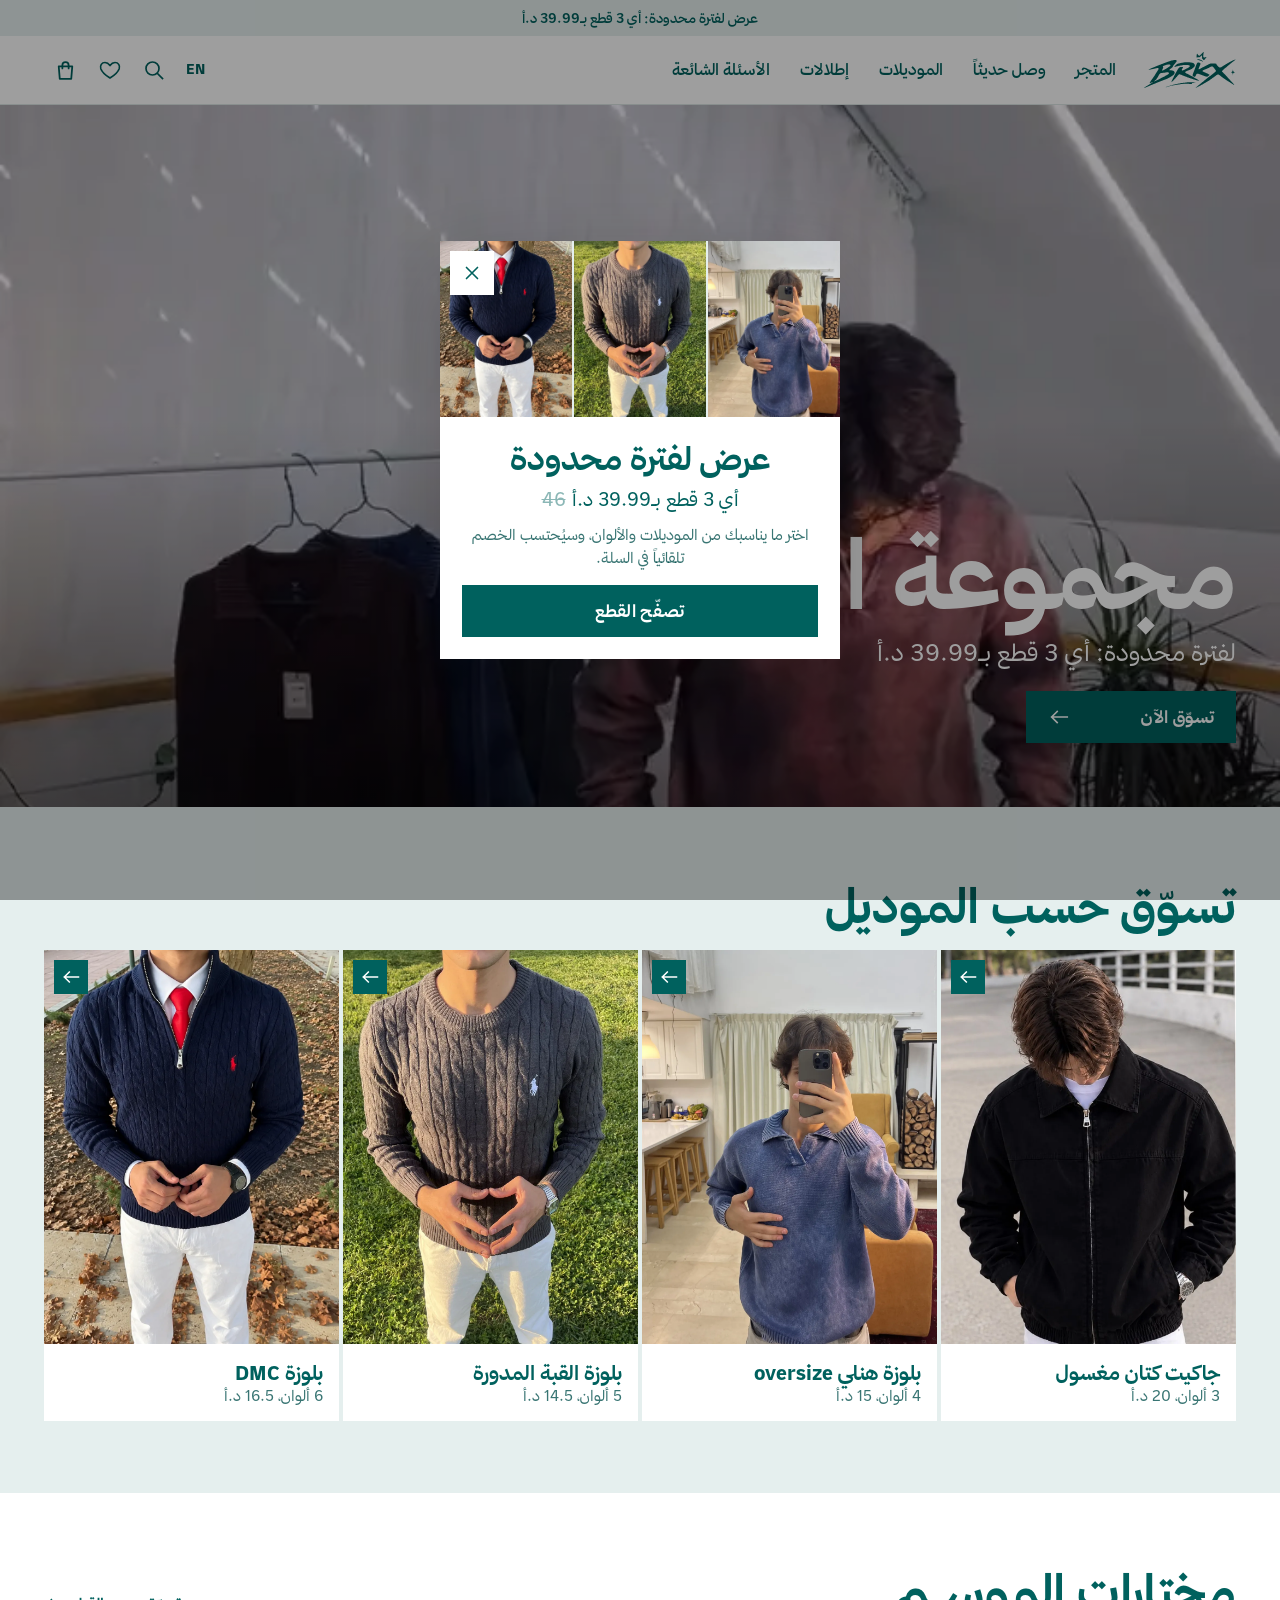
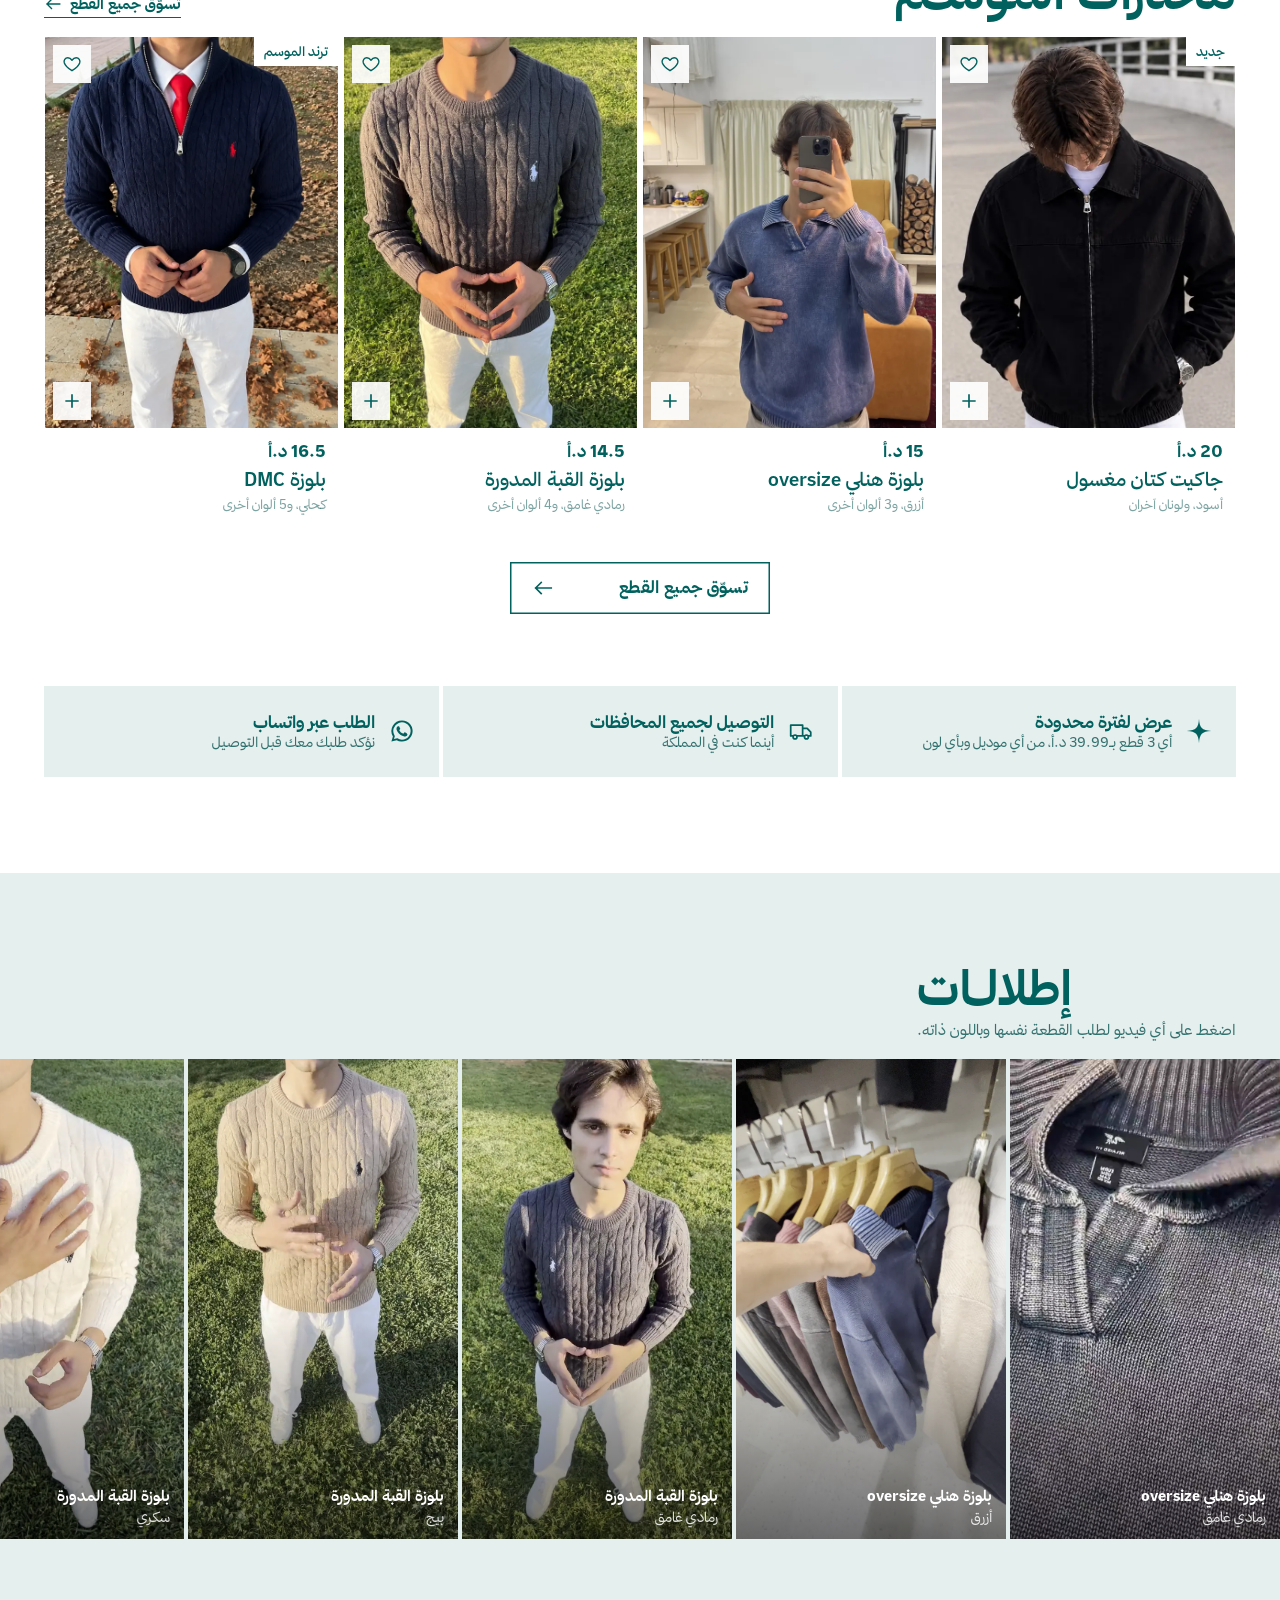
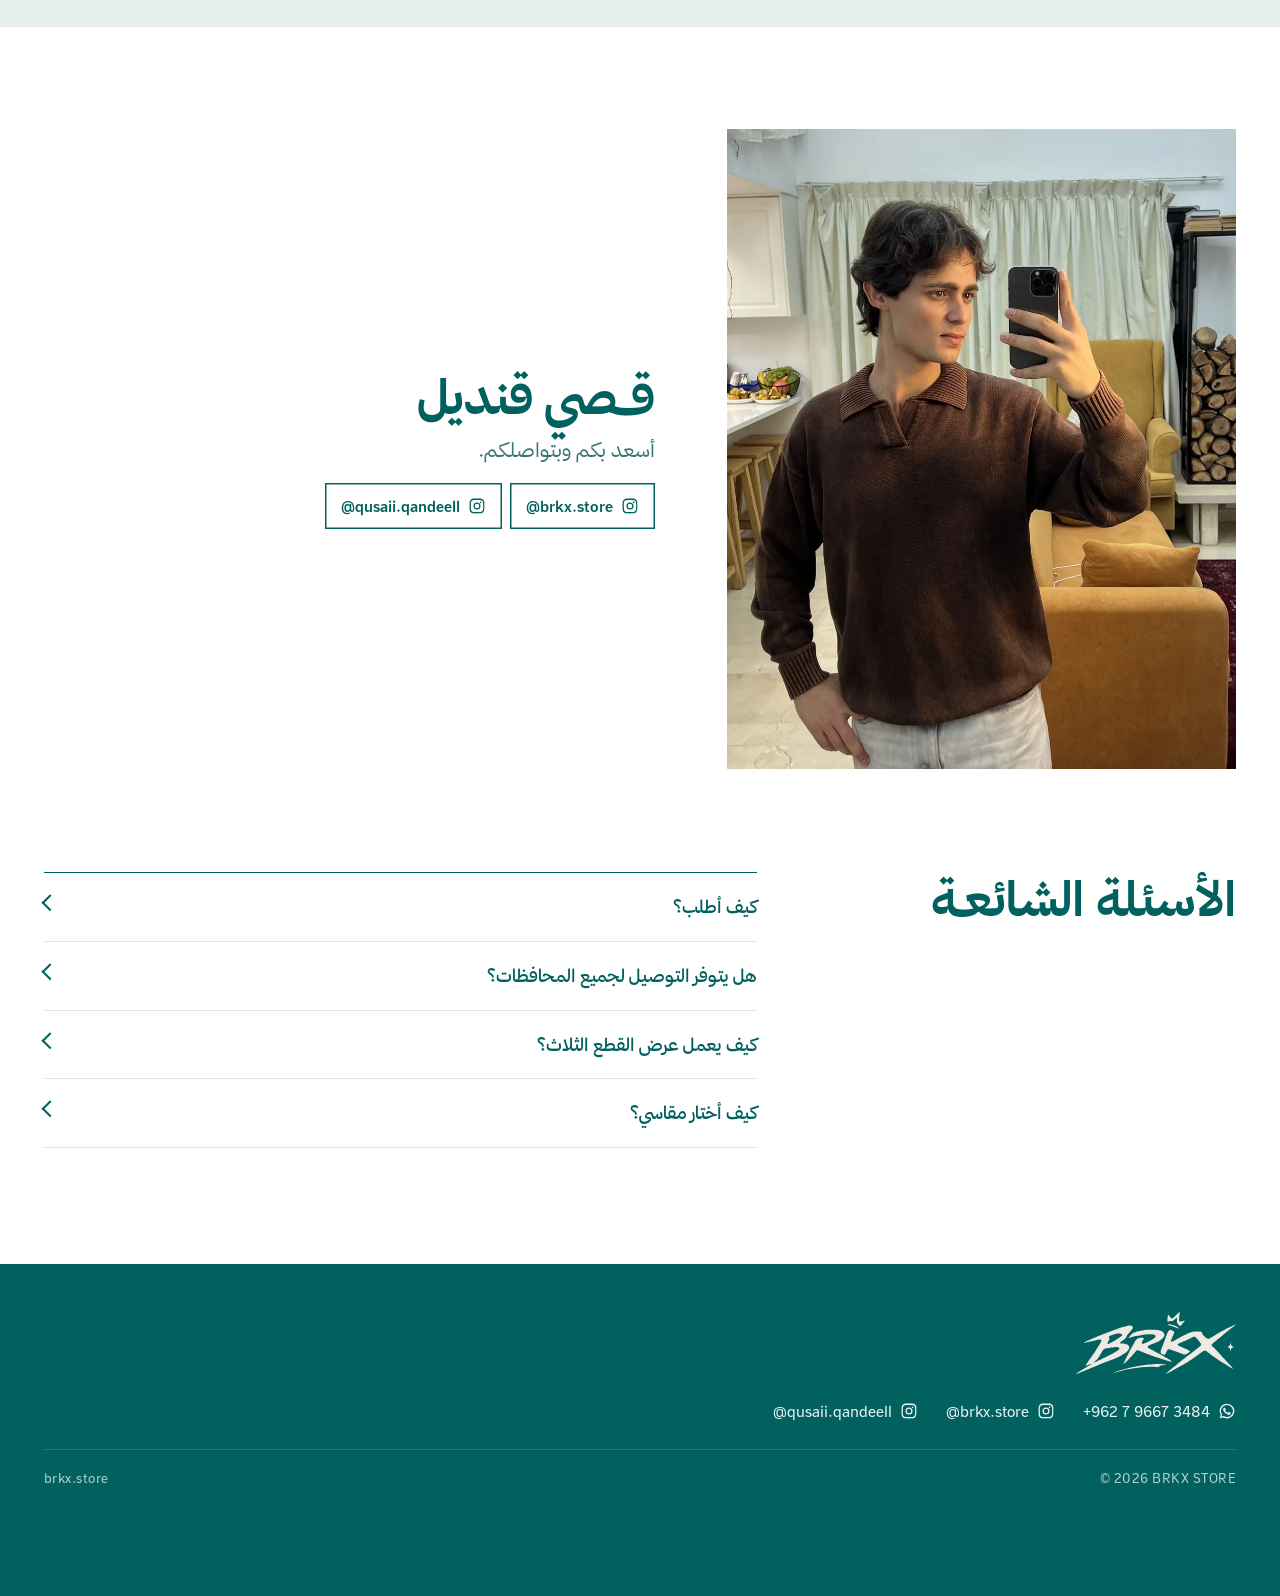
<file: index.html>
<!doctype html>
<html lang="ar" dir="rtl">
<head>
<meta charset="utf-8">
<meta name="viewport" content="width=device-width, initial-scale=1, viewport-fit=cover">
<title>BRKX STORE</title>
<meta name="description" content="BRKX STORE - متجر ملابس في الأردن. جاكيت كتان مغسول، بلوزة هنلي oversize، بلوزة القبة المدورة، وبلوزة DMC. مقاسات من M إلى XXL. توصيل لجميع محافظات المملكة، والطلب عبر واتساب.">
<meta name="theme-color" content="#FFFFFF">
<meta property="og:type" content="website">
<meta property="og:title" content="BRKX STORE">
<meta property="og:description" content="BRKX STORE - knitwear in Jordan. Delivery across Jordan, order on WhatsApp.">
<meta property="og:image" content="assets/img/og.jpg">
<meta name="twitter:card" content="summary_large_image">
<meta property="og:site_name" content="BRKX STORE">
<link rel="icon" href="assets/img/favicon.svg" type="image/svg+xml">
<link rel="icon" href="favicon.png" type="image/png">
<link rel="apple-touch-icon" href="assets/img/apple-touch-icon.png">
<link rel="preload" href="assets/fonts/thmanyah-sans-regular.woff2" as="font" type="font/woff2" crossorigin>
<link rel="preload" href="assets/fonts/thmanyah-sans-bold.woff2" as="font" type="font/woff2" crossorigin>
<link rel="stylesheet" href="assets/css/style.css?v=20261117-3">
<script>
  (function () {
    try {
      if (localStorage.getItem('brkx-lang') === 'en') { document.documentElement.lang = 'en'; document.documentElement.dir = 'ltr'; }
    } catch (e) {}
  })();
</script>
</head>
<body>

<a class="skip" href="#shop"><span data-l="ar">انتقل إلى القطع</span><span data-l="en">Skip to the pieces</span></a>

<!-- top strip -->
<p class="strip">
  <span data-l="ar">عرض لفترة محدودة: أي 3 قطع بـ<bdi class="js-offer-price">40</bdi> د.أ</span>
  <span data-l="en">Limited-time offer: any 3 pieces for JOD <bdi class="js-offer-price">40</bdi></span>
</p>

<!-- header -->
<header class="top" id="top">
  <div class="top__in">
    <a class="top__logo" href="index.html" aria-label="BRKX"><img src="assets/img/brkx-logo-green.svg" alt="BRKX" width="1000" height="388"></a>
    <nav class="top__nav" aria-label="primary">
      <a href="shop.html"><span data-l="ar">المتجر</span><span data-l="en">Shop</span></a>
      <a href="shop.html?sort=new"><span data-l="ar">وصل حديثاً</span><span data-l="en">New</span></a>
      <a href="index.html#models"><span data-l="ar">الموديلات</span><span data-l="en">Styles</span></a>
      <a href="index.html#films"><span data-l="ar">إطلالات</span><span data-l="en">Videos</span></a>
      <a href="index.html#faq"><span data-l="ar">الأسئلة الشائعة</span><span data-l="en">FAQ</span></a>
    </nav>
    <div class="top__end">
      <button class="top__lang" id="lang" type="button" aria-label="Switch language"><span data-l="ar">EN</span><span data-l="en">عربي</span></button>
      <button class="top__icon" type="button" data-search aria-label="Search"><svg viewBox="0 0 24 24" aria-hidden="true"><circle cx="10.5" cy="10.5" r="6.5" fill="none" stroke="currentColor" stroke-width="1.7"/><path d="M15.5 15.5 20.5 20.5" stroke="currentColor" stroke-width="1.7" stroke-linecap="square"/></svg></button>
      <button class="top__icon" type="button" data-wishlist aria-label="Wishlist"><svg viewBox="0 0 24 24" aria-hidden="true"><path d="M12 20s-7.5-4.6-9.2-9.3C1.7 7.4 3.8 4.5 7 4.5c2 0 3.6 1.1 5 3 1.4-1.9 3-3 5-3 3.2 0 5.3 2.9 4.2 6.2C19.5 15.4 12 20 12 20Z" fill="none" stroke="currentColor" stroke-width="1.7" stroke-linejoin="round"/></svg><span class="top__count js-wish-count" hidden>0</span></button>
      <button class="top__bag" type="button" data-checkout aria-label="Bag">
        <svg viewBox="0 0 24 24" aria-hidden="true"><path d="M5.5 8h13l-1 12h-11l-1-12Z" fill="none" stroke="currentColor" stroke-width="1.7" stroke-linejoin="round"/><path d="M9 10V7a3 3 0 0 1 6 0v3" fill="none" stroke="currentColor" stroke-width="1.7" stroke-linecap="round"/></svg>
        <span class="top__count js-count" hidden>0</span>
      </button>
    </div>
  </div>
</header>

<main id="main">

  <!-- hero -->
  <section class="hero">
    <div class="hero__media">
      <video class="hero__video" muted playsinline loop autoplay preload="metadata" controlslist="nodownload" disablepictureinpicture poster="assets/img/poster-qusai.webp">
        <source src="assets/video/qusai-480.mp4" type="video/mp4" media="(max-width: 700px)">
        <source src="assets/video/qusai-720.mp4" type="video/mp4">
      </video>
    </div>
    <div class="hero__text">
      <h1 class="hero__title"><span data-l="ar">مجموعة الشتـاء.</span><span data-l="en">WINTER KNITS.</span></h1>
      <p class="hero__sub"><span data-l="ar">لفترة محدودة: أي 3 قطع بـ<bdi class="js-offer-price">40</bdi> د.أ</span><span data-l="en">Limited time: any 3 for JOD <bdi class="js-offer-price">40</bdi></span></p>
      <a class="btn btn--solid btn--arrow" href="shop.html"><span data-l="ar">تسوّق الآن</span><span data-l="en">SHOP NOW</span><svg class="arr" aria-hidden="true"><use href="#arrow"/></svg></a>
    </div>
  </section>

  <!-- shop by model -->
  <section class="models" id="models">
    <div class="wrap">
      <div class="head"><h2 class="head__title"><span data-l="ar">تسوّق حسب الموديل</span><span data-l="en">SHOP BY STYLE</span></h2></div>
      <div class="tiles" id="tiles"></div>
    </div>
  </section>

  <!-- featured -->
  <section class="featured" id="shop">
    <div class="wrap">
      <div class="head">
        <h2 class="head__title"><span data-l="ar">مختارات الموسـم</span><span data-l="en">SEASON PICKS</span></h2>
        <a class="head__link" href="shop.html"><span data-l="ar">تسوّق جميع القطع</span><span data-l="en">Shop all</span><svg class="arr" aria-hidden="true"><use href="#arrow"/></svg></a>
      </div>
    </div>
    <div class="grid" id="featured"></div>
    <div class="wrap featured__cta"><a class="btn btn--line btn--arrow" href="shop.html"><span data-l="ar">تسوّق جميع القطع</span><span data-l="en">SHOP ALL</span><svg class="arr" aria-hidden="true"><use href="#arrow"/></svg></a></div>
  </section>

  <!-- benefits -->
  <section class="perks" aria-label="Benefits">
    <div class="wrap perks__in">
      <div class="perk" id="offerBand"><svg aria-hidden="true"><use href="#spark"/></svg><p><b><span data-l="ar">عرض لفترة محدودة</span><span data-l="en">Limited-time offer</span></b><span><span data-l="ar">أي 3 قطع بـ<bdi class="js-offer-price">40</bdi> د.أ، من أي موديل وبأي لون</span><span data-l="en">Any 3 pieces for JOD <bdi class="js-offer-price">40</bdi>, any style or colour</span></span></p></div>
      <div class="perk"><svg aria-hidden="true"><use href="#truck"/></svg><p><b><span data-l="ar">التوصيل لجميع المحافظات</span><span data-l="en">Delivery across Jordan</span></b><span><span data-l="ar">أينما كنت في المملكة</span><span data-l="en">Wherever you are in Jordan</span></span></p></div>
      <div class="perk"><svg aria-hidden="true"><use href="#wa"/></svg><p><b><span data-l="ar">الطلب عبر واتساب</span><span data-l="en">Order on WhatsApp</span></b><span><span data-l="ar">نؤكد طلبك معك قبل التوصيل</span><span data-l="en">We confirm your order with you first</span></span></p></div>
    </div>
  </section>

  <!-- videos -->
  <section class="films" id="films">
    <div class="wrap">
      <div class="head">
        <h2 class="head__title"><span data-l="ar">إطلالـات</span><span data-l="en">SEE THEM WORN</span></h2>
        <p class="head__sub"><span data-l="ar">اضغط على أي فيديو لطلب القطعة نفسها وباللون ذاته.</span><span data-l="en">Tap a video to order the same piece and colour.</span></p>
      </div>
    </div>
    <div class="films__rail" id="films-rail"></div>
  </section>

  <!-- about -->
  <section class="about" id="qusai">
    <div class="wrap about__in">
      <img class="about__img" src="assets/img/qusai-photo.webp" alt="قصي قنديل" loading="lazy" width="1000" height="1250">
      <div class="about__text">
        <h2 class="head__title"><span data-l="ar">قــصي قنديل</span><span data-l="en">Qusai Qandeel</span></h2>
        <p class="about__line"><span data-l="ar">أسعد بكم وبتواصلكم.</span><span data-l="en">Always glad to hear from you.</span></p>
        <div class="about__links">
          <a class="chip" href="https://instagram.com/brkx.store" target="_blank" rel="noopener"><svg aria-hidden="true"><use href="#ig"/></svg><span dir="ltr">@brkx.store</span></a>
          <a class="chip" href="https://instagram.com/qusaii.qandeell" target="_blank" rel="noopener"><svg aria-hidden="true"><use href="#ig"/></svg><span dir="ltr">@qusaii.qandeell</span></a>
        </div>
      </div>
    </div>
  </section>

  <!-- faq -->
  <section class="faq" id="faq">
    <div class="wrap faq__in">
      <h2 class="head__title"><span data-l="ar">الأسئلة الشائعـة</span><span data-l="en">FAQ</span></h2>
      <div class="faq__list">
        <details><summary><span data-l="ar">كيف أطلب؟</span><span data-l="en">How do I order?</span></summary><p><span data-l="ar">اختر القطعة واللون والمقاس، ثم اضغط «أضف إلى السلة». عند الانتهاء اضغط «اطلب الآن» وأدخل اسمك وعنوانك، ليُفتح واتساب برسالة تتضمن طلبك كاملاً.</span><span data-l="en">Pick the piece, colour and size and tap "Add to bag". Then tap "Order now", add your name and address, and WhatsApp opens with your full order written out.</span></p></details>
        <details><summary><span data-l="ar">هل يتوفر التوصيل لجميع المحافظات؟</span><span data-l="en">Do you deliver everywhere in Jordan?</span></summary><p><span data-l="ar">نعم، نوصل إلى جميع محافظات المملكة، وتظهر تكلفة التوصيل في الخطوة الأخيرة من الطلب.</span><span data-l="en">Yes, we deliver to every governorate. The delivery fee is shown at the last step of your order.</span></p></details>
        <details><summary><span data-l="ar">كيف يعمل عرض القطع الثلاث؟</span><span data-l="en">How does the 3-piece offer work?</span></summary><p><span data-l="ar">أي 3 قطع، من أي موديل وبأي لون، بـ<bdi class="js-offer-price">40</bdi> د.أ. أضفها إلى السلة وسيُحتسب الخصم تلقائياً. العرض متاح لفترة محدودة.</span><span data-l="en">Any 3 pieces, any style or colour, for JOD <bdi class="js-offer-price">40</bdi>. Add them to your bag and the discount is applied.</span></p></details>
        <details><summary><span data-l="ar">كيف أختار مقاسي؟</span><span data-l="en">How do I find my size?</span></summary><p><span data-l="ar">تتوفر المقاسات من M إلى XXL. أرسل لنا طولك ووزنك عبر واتساب وسنساعدك في الاختيار.</span><span data-l="en">Sizes run M to XXL. Send your height and weight on WhatsApp and we will help you choose.</span></p></details>
      </div>
    </div>
  </section>

</main>

<footer class="foot">
  <div class="wrap foot__in">
    <img class="foot__logo" src="assets/img/brkx-logo-light.svg" alt="BRKX" width="1000" height="388" loading="lazy">
    <div class="foot__links">
      <a class="js-wa" href="https://wa.me/962796673484" target="_blank" rel="noopener"><svg aria-hidden="true"><use href="#wa"/></svg><span dir="ltr">+962 7 9667 3484</span></a>
      <a href="https://instagram.com/brkx.store" target="_blank" rel="noopener"><svg aria-hidden="true"><use href="#ig"/></svg><span dir="ltr">@brkx.store</span></a>
      <a href="https://instagram.com/qusaii.qandeell" target="_blank" rel="noopener"><svg aria-hidden="true"><use href="#ig"/></svg><span dir="ltr">@qusaii.qandeell</span></a>
    </div>
    <p class="foot__base"><span dir="ltr">&copy; 2026 BRKX STORE</span><span dir="ltr">brkx.store</span></p>
  </div>
</footer>

<!-- bag bar: appears once something is in the bag -->
<div class="bar" id="bar" hidden>
  <button class="bar__in" type="button" data-checkout>
    <span class="bar__info"><span class="bar__count js-bar-count"></span><span class="bar__total js-bar-total"></span></span>
    <span class="bar__go"><span data-l="ar">إتمام الطلب</span><span data-l="en">ORDER NOW</span><svg class="arr" aria-hidden="true"><use href="#arrow"/></svg></span>
  </button>
</div>

<!-- product sheet -->
<div class="sheet" id="product" role="dialog" aria-modal="true" aria-labelledby="pTitle" hidden>
  <div class="sheet__scrim" data-close></div>
  <div class="sheet__panel sheet__panel--product">
    <button class="sheet__x" type="button" data-close aria-label="Close"><svg viewBox="0 0 24 24" aria-hidden="true"><path d="M6 6l12 12M18 6 6 18" stroke="currentColor" stroke-width="1.8" stroke-linecap="round"/></svg></button>
    <div class="pd" id="pd"></div>
  </div>
</div>

<!-- checkout sheet -->
<div class="sheet" id="checkout" role="dialog" aria-modal="true" aria-labelledby="coTitle" hidden>
  <div class="sheet__scrim" data-close></div>
  <div class="sheet__panel sheet__panel--side">
    <header class="co__head">
      <h2 id="coTitle"><span data-l="ar">إتمام الطلب</span><span data-l="en">Your order</span></h2>
      <button class="sheet__x sheet__x--flat" type="button" data-close aria-label="Close"><svg viewBox="0 0 24 24" aria-hidden="true"><path d="M6 6l12 12M18 6 6 18" stroke="currentColor" stroke-width="1.8" stroke-linecap="round"/></svg></button>
    </header>
    <div class="co" id="co"></div>
  </div>
</div>

<!-- filter panel -->
<div class="sheet" id="filters" role="dialog" aria-modal="true" aria-labelledby="fTitle" hidden>
  <div class="sheet__scrim" data-close></div>
  <div class="sheet__panel sheet__panel--side">
    <header class="co__head"><h2 id="fTitle"><span data-l="ar">تصفية</span><span data-l="en">Filter</span></h2>
      <button class="sheet__x sheet__x--flat" type="button" data-close aria-label="Close"><svg viewBox="0 0 24 24" aria-hidden="true"><path d="M6 6l12 12M18 6 6 18" stroke="currentColor" stroke-width="1.8" stroke-linecap="round"/></svg></button></header>
    <div class="co"><div class="co__scroll" id="fbody"></div>
      <div class="co__foot ffoot"><button class="btn btn--line" type="button" data-clear><span data-l="ar">إعادة ضبط</span><span data-l="en">Clear</span></button><button class="btn btn--solid" id="fapply" type="button"></button></div></div>
  </div>
</div>

<!-- quick add -->
<div class="sheet" id="quick" role="dialog" aria-modal="true" aria-label="Quick add" hidden>
  <div class="sheet__scrim" data-close></div>
  <div class="sheet__panel sheet__panel--quick">
    <button class="sheet__x" type="button" data-close aria-label="Close"><svg viewBox="0 0 24 24" aria-hidden="true"><path d="M6 6l12 12M18 6 6 18" stroke="currentColor" stroke-width="1.8" stroke-linecap="round"/></svg></button>
    <div class="q" id="qbody"></div>
  </div>
</div>

<!-- wishlist -->
<div class="sheet" id="wish" role="dialog" aria-modal="true" aria-labelledby="wTitle" hidden>
  <div class="sheet__scrim" data-close></div>
  <div class="sheet__panel sheet__panel--side">
    <header class="co__head"><h2 id="wTitle"><span data-l="ar">المفضلة</span><span data-l="en">Wishlist</span></h2>
      <button class="sheet__x sheet__x--flat" type="button" data-close aria-label="Close"><svg viewBox="0 0 24 24" aria-hidden="true"><path d="M6 6l12 12M18 6 6 18" stroke="currentColor" stroke-width="1.8" stroke-linecap="round"/></svg></button></header>
    <div class="co"><div class="co__scroll" id="wbody"></div></div>
  </div>
</div>

<div class="toast" id="toast" role="status" aria-live="polite"></div>

<svg width="0" height="0" style="position:absolute" aria-hidden="true">
  <symbol id="spark" viewBox="0 0 64 64"><path d="M32 2 C33.6 25 39 30.4 62 32 C39 33.6 33.6 39 32 62 C30.4 39 25 33.6 2 32 C25 30.4 30.4 25 32 2Z" fill="currentColor"/></symbol>
  <symbol id="wa" viewBox="0 0 24 24"><path fill="currentColor" d="M12 2.2A9.8 9.8 0 0 0 3.6 17l-1.4 4.8 4.9-1.3A9.8 9.8 0 1 0 12 2.2Zm0 17.8c-1.5 0-3-.4-4.2-1.2l-.3-.2-2.9.8.8-2.8-.2-.3A8 8 0 1 1 12 20Zm4.4-6c-.2-.1-1.4-.7-1.7-.8-.2-.1-.4-.1-.5.1l-.8 1c-.1.2-.3.2-.5.1a6.6 6.6 0 0 1-3.3-2.9c-.2-.4.2-.4.7-1.3.1-.2 0-.3 0-.4l-.8-1.8c-.2-.5-.4-.4-.5-.4h-.5a.9.9 0 0 0-.7.3 2.8 2.8 0 0 0-.9 2.1c0 1.2.9 2.4 1 2.6.1.2 1.8 2.7 4.3 3.8 1.6.7 2.2.7 3 .6.5-.1 1.4-.6 1.6-1.1.2-.6.2-1 .1-1.1l-.5-.3Z"/></symbol>
  <symbol id="ig" viewBox="0 0 24 24"><path fill="currentColor" d="M12 7.3a4.7 4.7 0 1 0 0 9.4 4.7 4.7 0 0 0 0-9.4Zm0 7.7a3 3 0 1 1 0-6 3 3 0 0 1 0 6Zm6-7.9a1.1 1.1 0 1 1-2.2 0 1.1 1.1 0 0 1 2.2 0ZM21.9 8c-.1-1.6-.4-3-1.6-4.2C19.1 2.6 17.6 2.2 16 2.1c-1.6-.1-6.4-.1-8 0-1.6.1-3 .4-4.2 1.6S2.2 6.4 2.1 8c-.1 1.6-.1 6.4 0 8 .1 1.6.4 3 1.6 4.2 1.2 1.2 2.6 1.5 4.2 1.6 1.6.1 6.4.1 8 0 1.6-.1 3-.4 4.2-1.6 1.2-1.2 1.5-2.6 1.6-4.2.1-1.6.1-6.4 0-8Zm-2.1 9.7a3.3 3.3 0 0 1-1.9 1.9c-1.3.5-4.3.4-5.9.4s-4.6.1-5.9-.4a3.3 3.3 0 0 1-1.9-1.9c-.5-1.3-.4-4.3-.4-5.7s-.1-4.4.4-5.7a3.3 3.3 0 0 1 1.9-1.9c1.3-.5 4.3-.4 5.9-.4s4.6-.1 5.9.4a3.3 3.3 0 0 1 1.9 1.9c.5 1.3.4 4.3.4 5.7s.1 4.4-.4 5.7Z"/></symbol>
  <symbol id="arrow" viewBox="0 0 24 24"><path d="M3 12h17M14 6l6 6-6 6" fill="none" stroke="currentColor" stroke-width="1.8" stroke-linecap="square"/></symbol>
  <symbol id="truck" viewBox="0 0 24 24"><path d="M2.5 6.5h11v10h-11zM13.5 9.5h4.2l3.3 3.6v3.4h-7.5" fill="none" stroke="currentColor" stroke-width="1.6" stroke-linejoin="round"/><circle cx="6.5" cy="17.5" r="1.8" fill="#fff" stroke="currentColor" stroke-width="1.6"/><circle cx="17" cy="17.5" r="1.8" fill="#fff" stroke="currentColor" stroke-width="1.6"/></symbol>
  <symbol id="check" viewBox="0 0 24 24"><path d="M5 12.5l4.2 4.2L19 7" fill="none" stroke="currentColor" stroke-width="2.2" stroke-linecap="round" stroke-linejoin="round"/></symbol>
</svg>

<script src="assets/js/products.js?v=20261117-3" defer></script>
<script src="assets/js/store.js?v=20261117-3" defer></script>
</body>
</html>
</file>
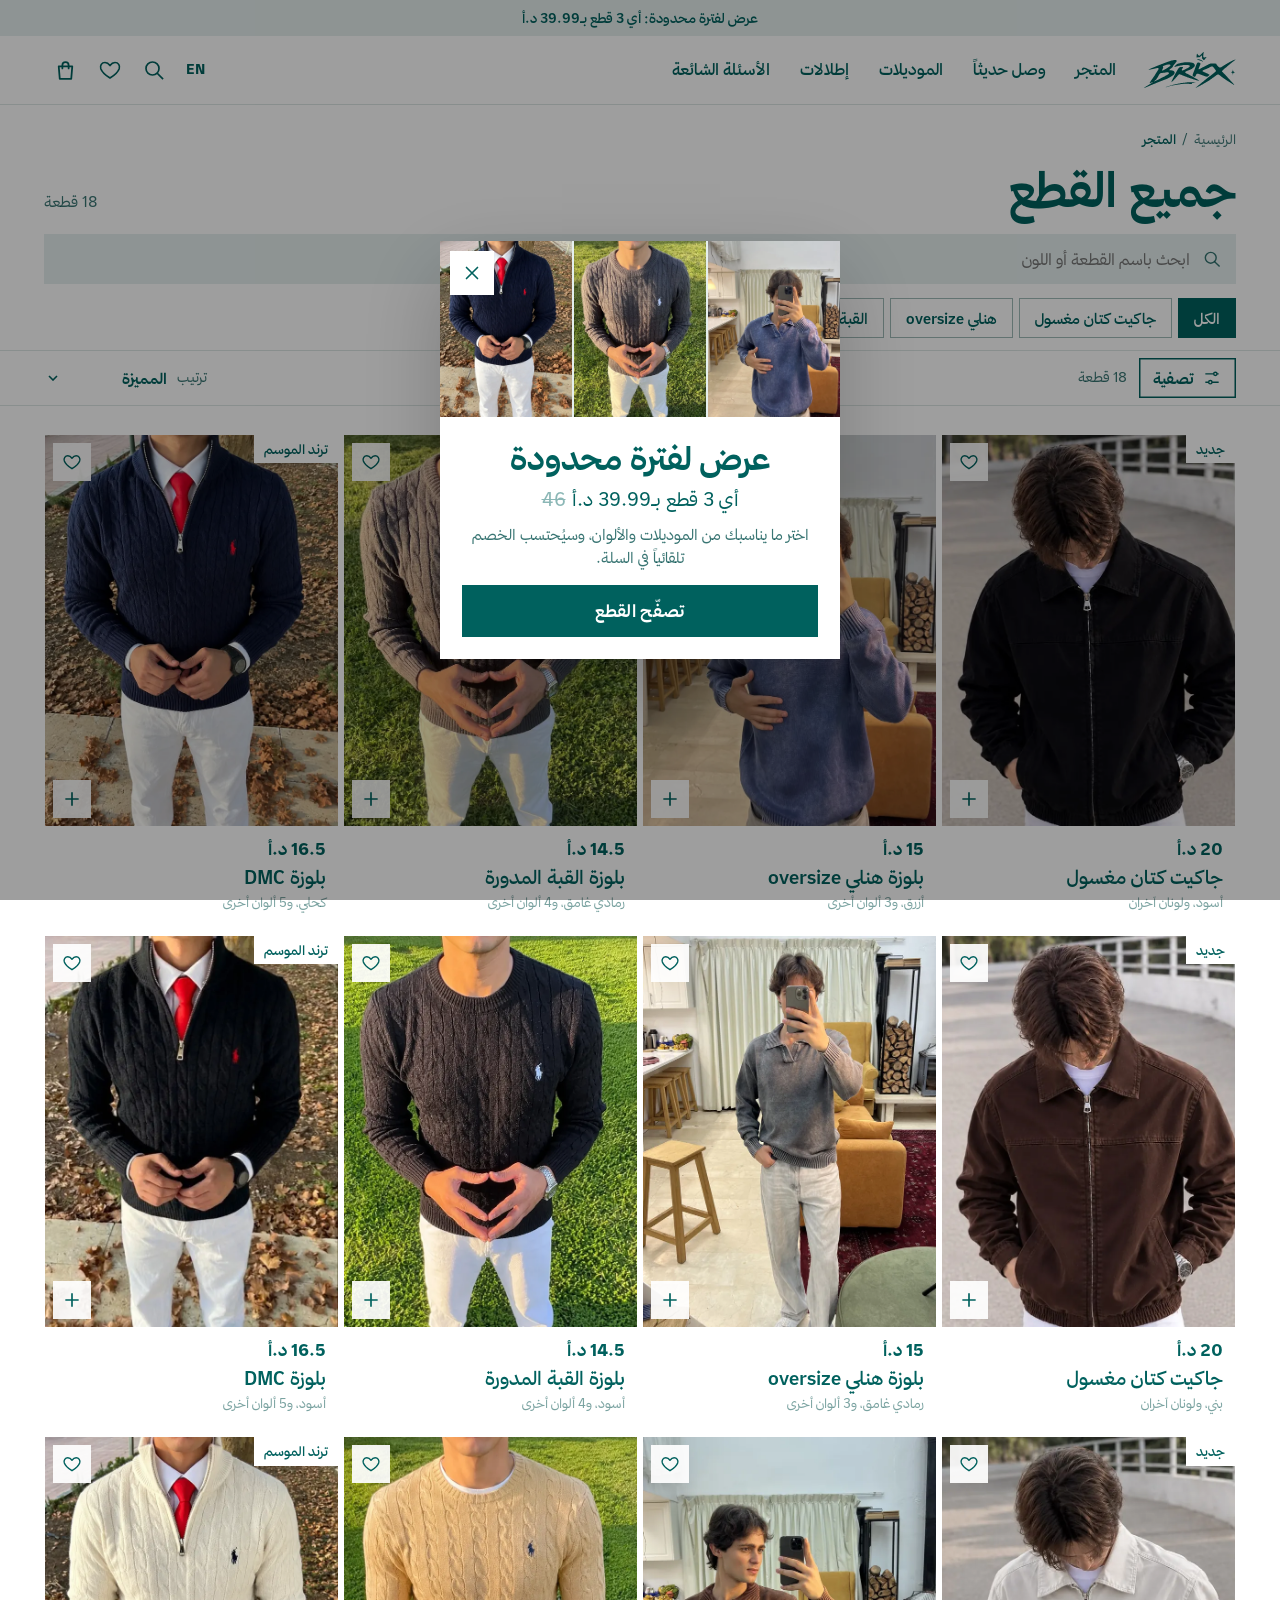
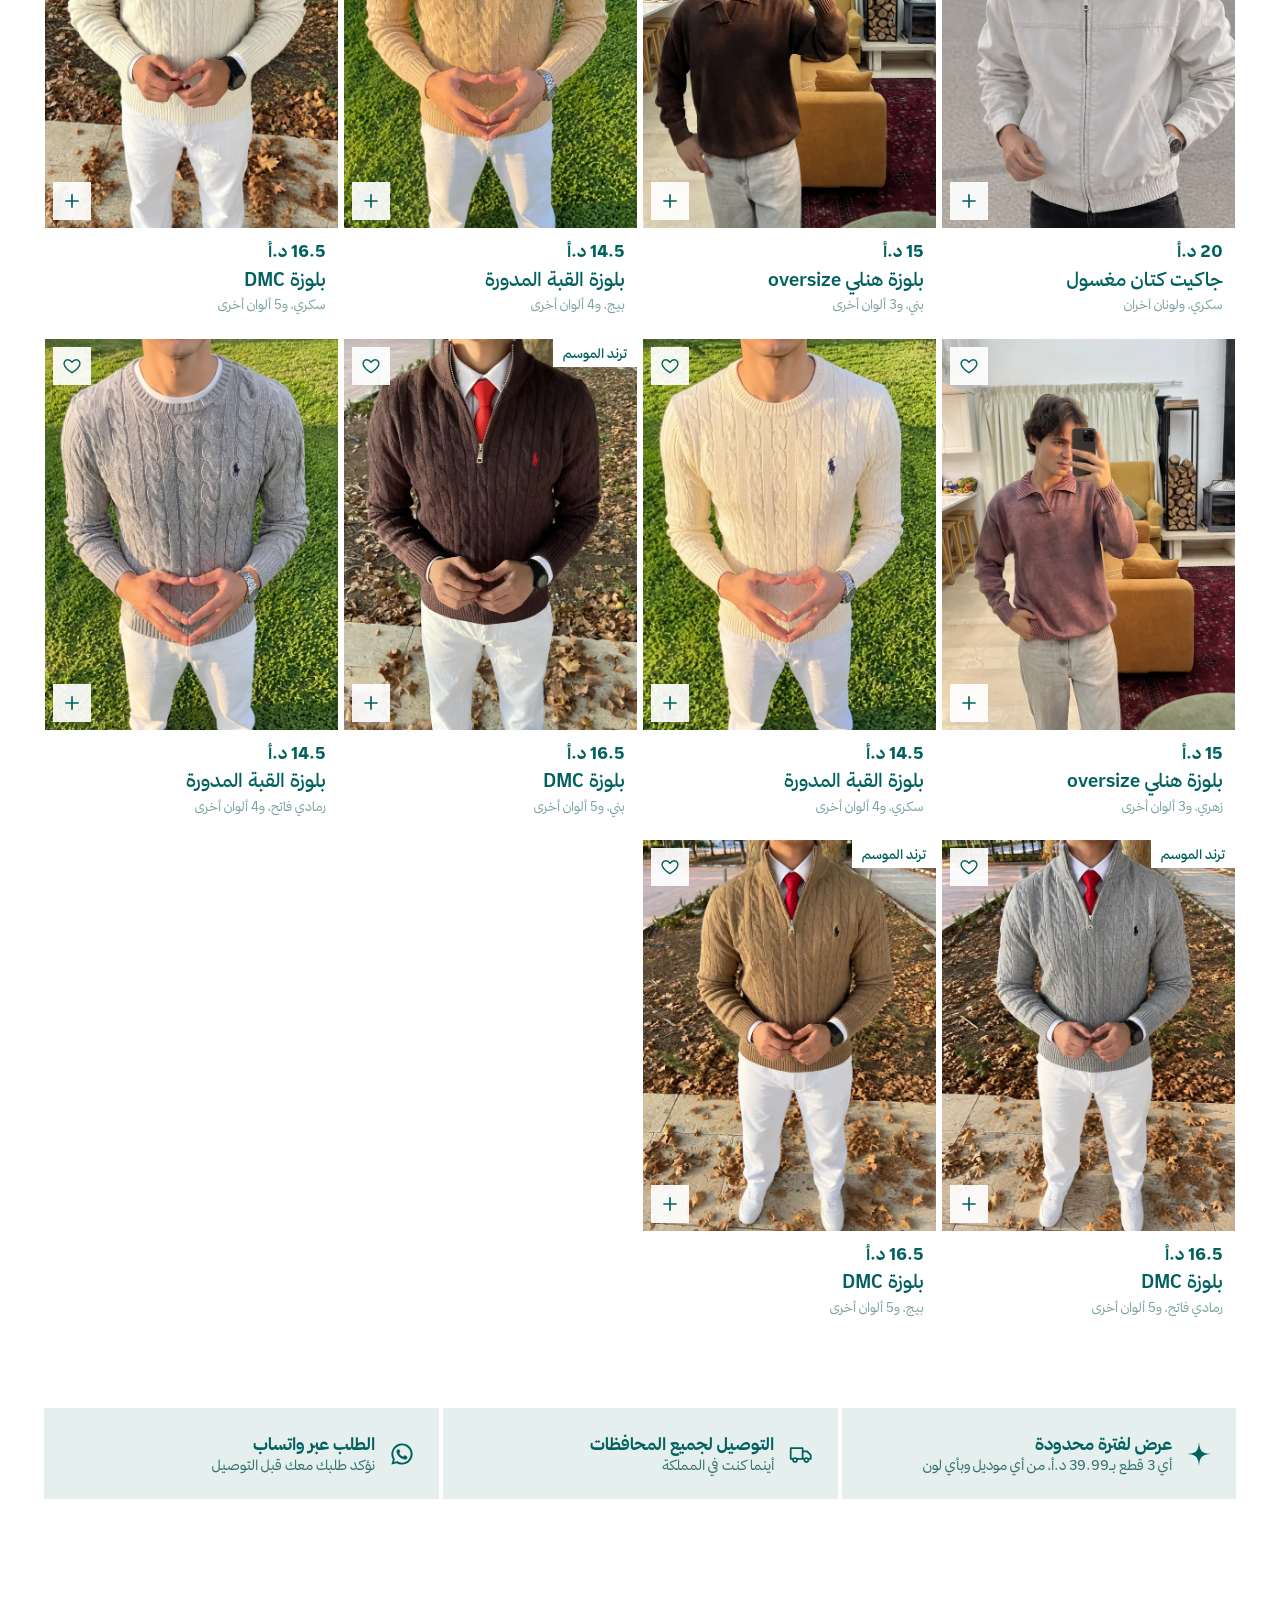
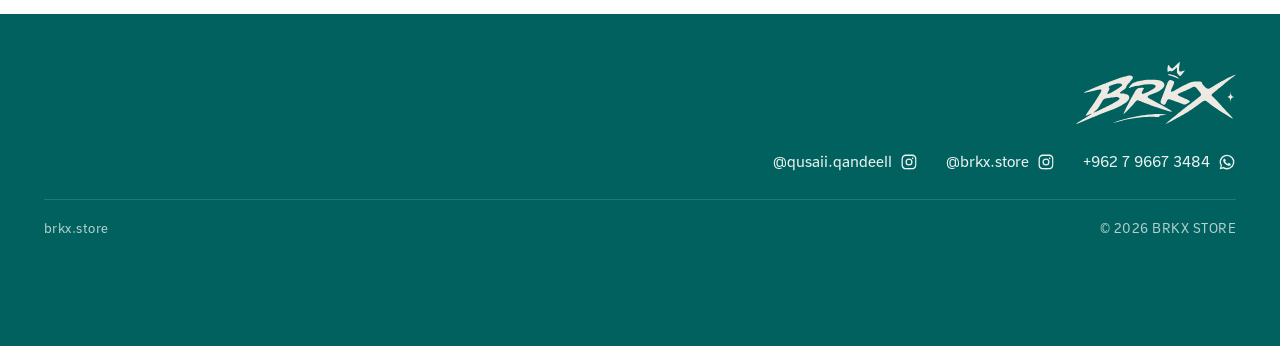
<file: shop.html>
<!doctype html>
<html lang="ar" dir="rtl">
<head>
<meta charset="utf-8">
<meta name="viewport" content="width=device-width, initial-scale=1, viewport-fit=cover">
<title>المتجر - BRKX STORE</title>
<meta name="description" content="BRKX STORE - متجر ملابس في الأردن. جاكيت كتان مغسول، بلوزة هنلي oversize، بلوزة القبة المدورة، وبلوزة DMC. مقاسات من M إلى XXL. توصيل لجميع محافظات المملكة، والطلب عبر واتساب.">
<meta name="theme-color" content="#FFFFFF">
<meta property="og:type" content="website">
<meta property="og:title" content="BRKX STORE">
<meta property="og:description" content="BRKX STORE - knitwear in Jordan. Delivery across Jordan, order on WhatsApp.">
<meta property="og:image" content="assets/img/og.jpg">
<meta name="twitter:card" content="summary_large_image">
<meta property="og:site_name" content="BRKX STORE">
<link rel="icon" href="assets/img/favicon.svg" type="image/svg+xml">
<link rel="icon" href="favicon.png" type="image/png">
<link rel="apple-touch-icon" href="assets/img/apple-touch-icon.png">
<link rel="preload" href="assets/fonts/thmanyah-sans-regular.woff2" as="font" type="font/woff2" crossorigin>
<link rel="preload" href="assets/fonts/thmanyah-sans-bold.woff2" as="font" type="font/woff2" crossorigin>
<link rel="stylesheet" href="assets/css/style.css?v=20261117-3">
<script>
  (function () {
    try {
      if (localStorage.getItem('brkx-lang') === 'en') { document.documentElement.lang = 'en'; document.documentElement.dir = 'ltr'; }
    } catch (e) {}
  })();
</script>
</head>
<body>

<a class="skip" href="#shop"><span data-l="ar">انتقل إلى القطع</span><span data-l="en">Skip to the pieces</span></a>

<!-- top strip -->
<p class="strip">
  <span data-l="ar">عرض لفترة محدودة: أي 3 قطع بـ<bdi class="js-offer-price">40</bdi> د.أ</span>
  <span data-l="en">Limited-time offer: any 3 pieces for JOD <bdi class="js-offer-price">40</bdi></span>
</p>

<!-- header -->
<header class="top" id="top">
  <div class="top__in">
    <a class="top__logo" href="index.html" aria-label="BRKX"><img src="assets/img/brkx-logo-green.svg" alt="BRKX" width="1000" height="388"></a>
    <nav class="top__nav" aria-label="primary">
      <a href="shop.html"><span data-l="ar">المتجر</span><span data-l="en">Shop</span></a>
      <a href="shop.html?sort=new"><span data-l="ar">وصل حديثاً</span><span data-l="en">New</span></a>
      <a href="index.html#models"><span data-l="ar">الموديلات</span><span data-l="en">Styles</span></a>
      <a href="index.html#films"><span data-l="ar">إطلالات</span><span data-l="en">Videos</span></a>
      <a href="index.html#faq"><span data-l="ar">الأسئلة الشائعة</span><span data-l="en">FAQ</span></a>
    </nav>
    <div class="top__end">
      <button class="top__lang" id="lang" type="button" aria-label="Switch language"><span data-l="ar">EN</span><span data-l="en">عربي</span></button>
      <button class="top__icon" type="button" data-search aria-label="Search"><svg viewBox="0 0 24 24" aria-hidden="true"><circle cx="10.5" cy="10.5" r="6.5" fill="none" stroke="currentColor" stroke-width="1.7"/><path d="M15.5 15.5 20.5 20.5" stroke="currentColor" stroke-width="1.7" stroke-linecap="square"/></svg></button>
      <button class="top__icon" type="button" data-wishlist aria-label="Wishlist"><svg viewBox="0 0 24 24" aria-hidden="true"><path d="M12 20s-7.5-4.6-9.2-9.3C1.7 7.4 3.8 4.5 7 4.5c2 0 3.6 1.1 5 3 1.4-1.9 3-3 5-3 3.2 0 5.3 2.9 4.2 6.2C19.5 15.4 12 20 12 20Z" fill="none" stroke="currentColor" stroke-width="1.7" stroke-linejoin="round"/></svg><span class="top__count js-wish-count" hidden>0</span></button>
      <button class="top__bag" type="button" data-checkout aria-label="Bag">
        <svg viewBox="0 0 24 24" aria-hidden="true"><path d="M5.5 8h13l-1 12h-11l-1-12Z" fill="none" stroke="currentColor" stroke-width="1.7" stroke-linejoin="round"/><path d="M9 10V7a3 3 0 0 1 6 0v3" fill="none" stroke="currentColor" stroke-width="1.7" stroke-linecap="round"/></svg>
        <span class="top__count js-count" hidden>0</span>
      </button>
    </div>
  </div>
</header>

<main id="main">

  <!-- shop -->
  <section class="shop shop--page" id="shop">
    <div class="wrap">
      <nav class="crumbs crumbs--page" aria-label="breadcrumb"><a href="index.html"><span data-l="ar">الرئيسية</span><span data-l="en">Home</span></a><span>/</span><b><span data-l="ar">المتجر</span><span data-l="en">Shop</span></b></nav>
      <div class="head">
        <h1 class="head__title"><span data-l="ar">جميع القطـع</span><span data-l="en">ALL PIECES</span></h1>
        <span class="head__count js-shop-count"></span>
      </div>
      <label class="searchbox">
        <svg viewBox="0 0 24 24" aria-hidden="true"><circle cx="10.5" cy="10.5" r="6.5" fill="none" stroke="currentColor" stroke-width="1.7"/><path d="M15.5 15.5 20.5 20.5" stroke="currentColor" stroke-width="1.7" stroke-linecap="square"/></svg>
        <input id="search" type="search" autocomplete="off" placeholder="ابحث باسم القطعة أو اللون" aria-label="Search">
      </label>
      <div class="tabs" id="tabs" role="tablist"></div>
    </div>
    <div class="toolbar">
      <div class="wrap toolbar__in">
        <button class="tbtn" id="filterBtn" type="button"><svg viewBox="0 0 24 24" aria-hidden="true"><path d="M4 7h10M18 7h2M4 17h4M12 17h8" stroke="currentColor" stroke-width="1.7"/><circle cx="16" cy="7" r="2" fill="none" stroke="currentColor" stroke-width="1.7"/><circle cx="10" cy="17" r="2" fill="none" stroke="currentColor" stroke-width="1.7"/></svg><span data-l="ar">تصفية</span><span data-l="en">Filter</span><span class="tbtn__n js-fcount" hidden>0</span></button>
        <span class="toolbar__count js-shop-count"></span>
        <label class="tsort"><span data-l="ar">ترتيب</span><span data-l="en">Sort</span>
          <select id="sort">
            <option value="featured">المميز</option>
            <option value="new">الجديد أولاً</option>
            <option value="low">السعر: من الأقل</option>
            <option value="high">السعر: من الأعلى</option>
          </select>
        </label>
      </div>
    </div>
    <div class="wrap"><div class="chips" id="chips" hidden></div></div>
    <div class="grid" id="grid"></div>
  </section>

  <!-- benefits -->
  <section class="perks" aria-label="Benefits">
    <div class="wrap perks__in">
      <div class="perk" id="offerBand"><svg aria-hidden="true"><use href="#spark"/></svg><p><b><span data-l="ar">عرض لفترة محدودة</span><span data-l="en">Limited-time offer</span></b><span><span data-l="ar">أي 3 قطع بـ<bdi class="js-offer-price">40</bdi> د.أ، من أي موديل وبأي لون</span><span data-l="en">Any 3 pieces for JOD <bdi class="js-offer-price">40</bdi>, any style or colour</span></span></p></div>
      <div class="perk"><svg aria-hidden="true"><use href="#truck"/></svg><p><b><span data-l="ar">التوصيل لجميع المحافظات</span><span data-l="en">Delivery across Jordan</span></b><span><span data-l="ar">أينما كنت في المملكة</span><span data-l="en">Wherever you are in Jordan</span></span></p></div>
      <div class="perk"><svg aria-hidden="true"><use href="#wa"/></svg><p><b><span data-l="ar">الطلب عبر واتساب</span><span data-l="en">Order on WhatsApp</span></b><span><span data-l="ar">نؤكد طلبك معك قبل التوصيل</span><span data-l="en">We confirm your order with you first</span></span></p></div>
    </div>
  </section>

</main>

<footer class="foot">
  <div class="wrap foot__in">
    <img class="foot__logo" src="assets/img/brkx-logo-light.svg" alt="BRKX" width="1000" height="388" loading="lazy">
    <div class="foot__links">
      <a class="js-wa" href="https://wa.me/962796673484" target="_blank" rel="noopener"><svg aria-hidden="true"><use href="#wa"/></svg><span dir="ltr">+962 7 9667 3484</span></a>
      <a href="https://instagram.com/brkx.store" target="_blank" rel="noopener"><svg aria-hidden="true"><use href="#ig"/></svg><span dir="ltr">@brkx.store</span></a>
      <a href="https://instagram.com/qusaii.qandeell" target="_blank" rel="noopener"><svg aria-hidden="true"><use href="#ig"/></svg><span dir="ltr">@qusaii.qandeell</span></a>
    </div>
    <p class="foot__base"><span dir="ltr">&copy; 2026 BRKX STORE</span><span dir="ltr">brkx.store</span></p>
  </div>
</footer>

<!-- bag bar: appears once something is in the bag -->
<div class="bar" id="bar" hidden>
  <button class="bar__in" type="button" data-checkout>
    <span class="bar__info"><span class="bar__count js-bar-count"></span><span class="bar__total js-bar-total"></span></span>
    <span class="bar__go"><span data-l="ar">إتمام الطلب</span><span data-l="en">ORDER NOW</span><svg class="arr" aria-hidden="true"><use href="#arrow"/></svg></span>
  </button>
</div>

<!-- product sheet -->
<div class="sheet" id="product" role="dialog" aria-modal="true" aria-labelledby="pTitle" hidden>
  <div class="sheet__scrim" data-close></div>
  <div class="sheet__panel sheet__panel--product">
    <button class="sheet__x" type="button" data-close aria-label="Close"><svg viewBox="0 0 24 24" aria-hidden="true"><path d="M6 6l12 12M18 6 6 18" stroke="currentColor" stroke-width="1.8" stroke-linecap="round"/></svg></button>
    <div class="pd" id="pd"></div>
  </div>
</div>

<!-- checkout sheet -->
<div class="sheet" id="checkout" role="dialog" aria-modal="true" aria-labelledby="coTitle" hidden>
  <div class="sheet__scrim" data-close></div>
  <div class="sheet__panel sheet__panel--side">
    <header class="co__head">
      <h2 id="coTitle"><span data-l="ar">إتمام الطلب</span><span data-l="en">Your order</span></h2>
      <button class="sheet__x sheet__x--flat" type="button" data-close aria-label="Close"><svg viewBox="0 0 24 24" aria-hidden="true"><path d="M6 6l12 12M18 6 6 18" stroke="currentColor" stroke-width="1.8" stroke-linecap="round"/></svg></button>
    </header>
    <div class="co" id="co"></div>
  </div>
</div>

<!-- filter panel -->
<div class="sheet" id="filters" role="dialog" aria-modal="true" aria-labelledby="fTitle" hidden>
  <div class="sheet__scrim" data-close></div>
  <div class="sheet__panel sheet__panel--side">
    <header class="co__head"><h2 id="fTitle"><span data-l="ar">تصفية</span><span data-l="en">Filter</span></h2>
      <button class="sheet__x sheet__x--flat" type="button" data-close aria-label="Close"><svg viewBox="0 0 24 24" aria-hidden="true"><path d="M6 6l12 12M18 6 6 18" stroke="currentColor" stroke-width="1.8" stroke-linecap="round"/></svg></button></header>
    <div class="co"><div class="co__scroll" id="fbody"></div>
      <div class="co__foot ffoot"><button class="btn btn--line" type="button" data-clear><span data-l="ar">إعادة ضبط</span><span data-l="en">Clear</span></button><button class="btn btn--solid" id="fapply" type="button"></button></div></div>
  </div>
</div>

<!-- quick add -->
<div class="sheet" id="quick" role="dialog" aria-modal="true" aria-label="Quick add" hidden>
  <div class="sheet__scrim" data-close></div>
  <div class="sheet__panel sheet__panel--quick">
    <button class="sheet__x" type="button" data-close aria-label="Close"><svg viewBox="0 0 24 24" aria-hidden="true"><path d="M6 6l12 12M18 6 6 18" stroke="currentColor" stroke-width="1.8" stroke-linecap="round"/></svg></button>
    <div class="q" id="qbody"></div>
  </div>
</div>

<!-- wishlist -->
<div class="sheet" id="wish" role="dialog" aria-modal="true" aria-labelledby="wTitle" hidden>
  <div class="sheet__scrim" data-close></div>
  <div class="sheet__panel sheet__panel--side">
    <header class="co__head"><h2 id="wTitle"><span data-l="ar">المفضلة</span><span data-l="en">Wishlist</span></h2>
      <button class="sheet__x sheet__x--flat" type="button" data-close aria-label="Close"><svg viewBox="0 0 24 24" aria-hidden="true"><path d="M6 6l12 12M18 6 6 18" stroke="currentColor" stroke-width="1.8" stroke-linecap="round"/></svg></button></header>
    <div class="co"><div class="co__scroll" id="wbody"></div></div>
  </div>
</div>

<div class="toast" id="toast" role="status" aria-live="polite"></div>

<svg width="0" height="0" style="position:absolute" aria-hidden="true">
  <symbol id="spark" viewBox="0 0 64 64"><path d="M32 2 C33.6 25 39 30.4 62 32 C39 33.6 33.6 39 32 62 C30.4 39 25 33.6 2 32 C25 30.4 30.4 25 32 2Z" fill="currentColor"/></symbol>
  <symbol id="wa" viewBox="0 0 24 24"><path fill="currentColor" d="M12 2.2A9.8 9.8 0 0 0 3.6 17l-1.4 4.8 4.9-1.3A9.8 9.8 0 1 0 12 2.2Zm0 17.8c-1.5 0-3-.4-4.2-1.2l-.3-.2-2.9.8.8-2.8-.2-.3A8 8 0 1 1 12 20Zm4.4-6c-.2-.1-1.4-.7-1.7-.8-.2-.1-.4-.1-.5.1l-.8 1c-.1.2-.3.2-.5.1a6.6 6.6 0 0 1-3.3-2.9c-.2-.4.2-.4.7-1.3.1-.2 0-.3 0-.4l-.8-1.8c-.2-.5-.4-.4-.5-.4h-.5a.9.9 0 0 0-.7.3 2.8 2.8 0 0 0-.9 2.1c0 1.2.9 2.4 1 2.6.1.2 1.8 2.7 4.3 3.8 1.6.7 2.2.7 3 .6.5-.1 1.4-.6 1.6-1.1.2-.6.2-1 .1-1.1l-.5-.3Z"/></symbol>
  <symbol id="ig" viewBox="0 0 24 24"><path fill="currentColor" d="M12 7.3a4.7 4.7 0 1 0 0 9.4 4.7 4.7 0 0 0 0-9.4Zm0 7.7a3 3 0 1 1 0-6 3 3 0 0 1 0 6Zm6-7.9a1.1 1.1 0 1 1-2.2 0 1.1 1.1 0 0 1 2.2 0ZM21.9 8c-.1-1.6-.4-3-1.6-4.2C19.1 2.6 17.6 2.2 16 2.1c-1.6-.1-6.4-.1-8 0-1.6.1-3 .4-4.2 1.6S2.2 6.4 2.1 8c-.1 1.6-.1 6.4 0 8 .1 1.6.4 3 1.6 4.2 1.2 1.2 2.6 1.5 4.2 1.6 1.6.1 6.4.1 8 0 1.6-.1 3-.4 4.2-1.6 1.2-1.2 1.5-2.6 1.6-4.2.1-1.6.1-6.4 0-8Zm-2.1 9.7a3.3 3.3 0 0 1-1.9 1.9c-1.3.5-4.3.4-5.9.4s-4.6.1-5.9-.4a3.3 3.3 0 0 1-1.9-1.9c-.5-1.3-.4-4.3-.4-5.7s-.1-4.4.4-5.7a3.3 3.3 0 0 1 1.9-1.9c1.3-.5 4.3-.4 5.9-.4s4.6-.1 5.9.4a3.3 3.3 0 0 1 1.9 1.9c.5 1.3.4 4.3.4 5.7s.1 4.4-.4 5.7Z"/></symbol>
  <symbol id="arrow" viewBox="0 0 24 24"><path d="M3 12h17M14 6l6 6-6 6" fill="none" stroke="currentColor" stroke-width="1.8" stroke-linecap="square"/></symbol>
  <symbol id="truck" viewBox="0 0 24 24"><path d="M2.5 6.5h11v10h-11zM13.5 9.5h4.2l3.3 3.6v3.4h-7.5" fill="none" stroke="currentColor" stroke-width="1.6" stroke-linejoin="round"/><circle cx="6.5" cy="17.5" r="1.8" fill="#fff" stroke="currentColor" stroke-width="1.6"/><circle cx="17" cy="17.5" r="1.8" fill="#fff" stroke="currentColor" stroke-width="1.6"/></symbol>
  <symbol id="check" viewBox="0 0 24 24"><path d="M5 12.5l4.2 4.2L19 7" fill="none" stroke="currentColor" stroke-width="2.2" stroke-linecap="round" stroke-linejoin="round"/></symbol>
</svg>

<script src="assets/js/products.js?v=20261117-3" defer></script>
<script src="assets/js/store.js?v=20261117-3" defer></script>
</body>
</html>
</file>
<file: assets/css/style.css>
/* BRKX STORE. Clean, square, bold. White and green. */
@font-face { font-family: "Thmanyah Sans"; src: url("../fonts/thmanyah-sans-light.woff2") format("woff2"); font-weight: 300; font-display: swap; }
@font-face { font-family: "Thmanyah Sans"; src: url("../fonts/thmanyah-sans-regular.woff2") format("woff2"); font-weight: 400; font-display: swap; }
@font-face { font-family: "Thmanyah Sans"; src: url("../fonts/thmanyah-sans-medium.woff2") format("woff2"); font-weight: 500; font-display: swap; }
@font-face { font-family: "Thmanyah Sans"; src: url("../fonts/thmanyah-sans-bold.woff2") format("woff2"); font-weight: 700; font-display: swap; }

:root {
  --g: #00615E;
  --g-deep: #004A47;
  --g-ink: #00302E;
  --ink: #00615E;
  --ink-2: rgba(0, 72, 70, .74);
  --muted: rgba(0, 72, 70, .5);
  --bg: #FFFFFF;
  --tile: #EEF2F1;
  --soft: #F4F7F6;
  --line: #DCE5E3;
  --line-2: #9FB9B6;
  --red: #C62828;
  --sans: "Thmanyah Sans", "Helvetica Neue", Arial, system-ui, sans-serif;
  --gut: clamp(16px, 3.4vw, 48px);
  --max: 1440px;
  --ease: cubic-bezier(.2, .8, .2, 1);
  --top-h: 60px;
}

*, *::before, *::after { box-sizing: border-box; }
html { -webkit-text-size-adjust: 100%; scroll-behavior: smooth; scroll-padding-top: calc(var(--top-h) + 8px); }
body { margin: 0; background: var(--bg); color: var(--ink); font-family: var(--sans); font-size: 17px; line-height: 1.55; -webkit-font-smoothing: antialiased; text-rendering: optimizeLegibility; }
img, video, svg { display: block; max-width: 100%; }
button, input, select { font: inherit; color: inherit; }
button { cursor: pointer; background: none; border: 0; padding: 0; text-align: inherit; }
a { color: inherit; text-decoration: none; }
h1, h2, h3, p { margin: 0; }
bdi { unicode-bidi: isolate; }
:focus-visible { outline: 2px solid var(--g); outline-offset: 2px; }
@media (prefers-reduced-motion: reduce) { *, *::before, *::after { animation-duration: .01ms !important; transition-duration: .01ms !important; } html { scroll-behavior: auto; } }
html[lang="ar"] [data-l="en"], html[lang="en"] [data-l="ar"] { display: none !important; }
html[lang="en"] body { letter-spacing: .005em; }

.wrap { width: 100%; max-width: var(--max); margin-inline: auto; padding-inline: var(--gut); }
.skip { position: absolute; inset-inline-start: 12px; top: -60px; z-index: 999; padding: 10px 14px; background: var(--g); color: #fff; }
.skip:focus { top: 12px; }

/* ---------- buttons: square, bold, arrow ---------- */
.btn { position: relative; display: inline-flex; align-items: center; justify-content: center; gap: 14px; min-height: 52px; padding: 0 22px; font-size: 17px; font-weight: 700; letter-spacing: .02em; transition: background .2s, color .2s, transform .15s; }
html[lang="en"] .btn { font-family: var(--sans); font-size: 15px; letter-spacing: .08em; }
.btn:active { transform: translateY(1px); }
.btn--solid { background: var(--g); color: #fff; }
.btn--solid:hover { background: var(--g-ink); }
.btn--light { background: #fff; color: var(--g); }
.btn--light:hover { background: var(--tile); }
.btn--line { background: #fff; color: var(--g); box-shadow: inset 0 0 0 1.5px var(--g); }
.btn--line:hover { background: var(--soft); }
.btn--block { width: 100%; }
.btn--arrow { justify-content: space-between; }
.btn svg { width: 22px; height: 22px; flex: none; }
.arr { width: 22px; height: 22px; transition: transform .25s var(--ease); }
html[dir="rtl"] .arr { transform: scaleX(-1); }
.btn:hover .arr { transform: translateX(4px); }
html[dir="rtl"] .btn:hover .arr { transform: scaleX(-1) translateX(4px); }

/* ---------- strip + header ---------- */
.strip { background: var(--g-ink); color: #fff; text-align: center; font-size: 13.5px; padding: 8px 16px; line-height: 1.5; }
html[lang="en"] .strip { font-family: var(--sans); font-size: 12px; letter-spacing: .06em; text-transform: uppercase; }
.top { position: sticky; top: 0; z-index: 50; background: #fff; border-bottom: 1px solid var(--line); }
.top__in { max-width: var(--max); margin-inline: auto; padding-inline: var(--gut); height: var(--top-h); display: flex; align-items: center; gap: 28px; }
.top__logo img { height: 32px; width: auto; }
.top__nav { display: none; gap: 30px; font-size: 16px; font-weight: 500; }
html[lang="en"] .top__nav { font-family: var(--sans); font-size: 13px; font-weight: 700; letter-spacing: .08em; text-transform: uppercase; }
.top__nav a { padding: 6px 0; border-bottom: 2px solid transparent; }
.top__nav a:hover { border-bottom-color: var(--g); }
.top__end { margin-inline-start: auto; display: flex; align-items: center; gap: 4px; }
.top__lang { height: 40px; padding: 0 10px; font-size: 14px; font-weight: 700; font-family: var(--sans); letter-spacing: .06em; }

.top__bag { position: relative; width: 44px; height: 44px; display: grid; place-items: center; }
.top__bag svg { width: 25px; height: 25px; }
.top__count { position: absolute; top: 4px; inset-inline-end: 2px; min-width: 18px; height: 18px; padding: 0 4px; border-radius: 9px; background: var(--g); color: #fff; font: 700 11px/18px var(--sans); text-align: center; }
.top__count.bump { animation: bump .45s var(--ease); }
@keyframes bump { 40% { transform: scale(1.4); } }
@media (min-width: 900px) { :root { --top-h: 68px; } .top__nav { display: flex; } .top__logo img { height: 36px; } }

/* ---------- hero: full bleed ---------- */
.hero { position: relative; height: min(78svh, 760px); min-height: 460px; background: var(--g-ink); overflow: hidden; }
.hero__media, .hero__video { position: absolute; inset: 0; width: 100%; height: 100%; }
.hero__video { object-fit: cover; object-position: 50% 30%; }
.hero::after { content: ""; position: absolute; inset: 0; background: linear-gradient(180deg, rgba(0, 30, 28, 0) 40%, rgba(0, 30, 28, .7) 100%); }
.hero__text { position: absolute; z-index: 1; inset-inline: var(--gut); bottom: clamp(28px, 6vw, 64px); display: grid; gap: 10px; justify-items: start; color: #fff; max-width: var(--max); margin-inline: auto; }
.hero__title { font-size: clamp(44px, 10vw, 96px); line-height: 1.05; font-weight: 700; }
html[lang="en"] .hero__title { font-family: var(--sans); font-weight: 800; letter-spacing: -.01em;  }
.hero__sub { font-size: clamp(18px, 2.4vw, 24px); }
.hero__text .btn { margin-top: 10px; min-width: 210px; }
@media (min-width: 1536px) { .hero__text { inset-inline: calc((100vw - var(--max)) / 2 + var(--gut)); } }

/* ---------- section heads ---------- */
.shop { padding-top: clamp(40px, 6vw, 72px); }
.films, .about, .faq { padding-top: clamp(64px, 8vw, 104px); }
.head { display: flex; align-items: baseline; justify-content: space-between; gap: 16px; margin-bottom: 18px; }
.head__title { font-size: clamp(30px, 5vw, 48px); line-height: 1.1; font-weight: 700; }
html[lang="en"] .head__title { font-family: var(--sans); font-weight: 800;  letter-spacing: -.01em; }
.head__count, .head__sub { color: var(--ink-2); font-size: 15px; }
html[lang="en"] .head__count { font-family: var(--sans); font-size: 13px; letter-spacing: .06em; }
.films .head { flex-direction: column; gap: 4px; }

/* ---------- product grid: edge to edge tiles ---------- */
.grid { display: grid; grid-template-columns: repeat(2, minmax(0, 1fr)); gap: 2px; max-width: var(--max); margin-inline: auto; }
@media (min-width: 900px) { .grid { grid-template-columns: repeat(3, minmax(0, 1fr)); gap: 4px; padding-inline: var(--gut); } }
.grid.is-odd > .card:first-child { grid-column: 1 / -1; }
@media (min-width: 900px) { .grid.is-odd > .card:first-child { grid-column: auto; } }
.card { display: flex; flex-direction: column; min-width: 0; border: 1px solid transparent; transition: border-color .2s; }
@media (hover: hover) { .card:hover { border-color: var(--g); } }
.card__img { position: relative; display: block; width: 100%; aspect-ratio: 3 / 4; background: var(--tile); overflow: hidden; }
.grid.is-odd > .card:first-child .card__img { aspect-ratio: 4 / 5; }
@media (min-width: 900px) { .grid.is-odd > .card:first-child .card__img { aspect-ratio: 3 / 4; } }
.card__img img { width: 100%; height: 100%; object-fit: cover; transition: transform .7s var(--ease); }
@media (hover: hover) { .card:hover .card__img img { transform: scale(1.03); } }
.badge { position: absolute; top: 0; inset-inline-start: 0; padding: 4px 10px; background: #fff; color: var(--g); font-size: 13px; font-weight: 500; }
html[lang="en"] .badge { font-family: var(--sans); font-size: 11px; font-weight: 700; letter-spacing: .08em; text-transform: uppercase; }
.card__swatches { position: absolute; bottom: 10px; inset-inline-start: 10px; display: flex; gap: 4px; padding: 5px 6px; background: rgba(255, 255, 255, .92); }
.card__swatches i { width: 12px; height: 12px; box-shadow: inset 0 0 0 1px rgba(0, 0, 0, .14); }
.card__body { display: grid; gap: 2px; padding: 10px 12px 18px; }
.card__price { font-family: var(--sans); font-weight: 700; font-size: 15px; }
.card__price [data-l="ar"] { font-family: var(--sans); font-size: 17px; }
.card__name { font-size: 17px; font-weight: 500; line-height: 1.35; }
html[lang="en"] .card__name { font-family: var(--sans); font-size: 14px; font-weight: 400; }
.card__meta { font-size: 14px; color: var(--muted); }
html[lang="en"] .card__meta { font-family: var(--sans); font-size: 13px; }
@media (min-width: 900px) { .card__body { padding: 14px 14px 22px; } .card__name { font-size: 19px; } }

/* ---------- perks ---------- */
.perks { padding-top: clamp(40px, 6vw, 72px); }
.perks__in { display: grid; gap: 2px; }
.perk { display: flex; align-items: center; gap: 14px; padding: 18px; background: var(--soft); }
.perk svg { width: 26px; height: 26px; flex: none; color: var(--g); }
.perk p { display: grid; line-height: 1.4; }
.perk b { font-weight: 700; font-size: 17px; }
.perk p > span { font-size: 14px; color: var(--ink-2); }
@media (min-width: 760px) { .perks__in { grid-template-columns: repeat(3, 1fr); gap: 4px; } .perk { padding: 24px; } }

/* ---------- films ---------- */
.films__rail { display: flex; gap: 4px; overflow-x: auto; scroll-snap-type: x mandatory; padding-inline: var(--gut); scrollbar-width: none; max-width: var(--max); margin-inline: auto; }
.films__rail::-webkit-scrollbar { display: none; }
.film { position: relative; flex: 0 0 auto; width: min(62vw, 270px); aspect-ratio: 9 / 16; overflow: hidden; background: var(--g-ink); scroll-snap-align: start; color: #fff; text-align: start; }
.film video { width: 100%; height: 100%; object-fit: cover; }
.film::after { content: ""; position: absolute; inset: 0; background: linear-gradient(180deg, transparent 55%, rgba(0, 30, 28, .8)); }
.film__label { position: absolute; z-index: 1; inset-inline: 14px; bottom: 12px; display: grid; gap: 2px; font-size: 15px; line-height: 1.35; }
.film__label b { font-weight: 700; }
.film__label > span { opacity: .85; font-size: 14px; }

/* ---------- about ---------- */
.about__in { display: grid; gap: 22px; align-items: center; }
.about__img { width: 100%; aspect-ratio: 4 / 5; max-height: 520px; object-fit: cover; background: var(--tile); }
.about__text { display: grid; gap: 12px; justify-items: start; }
.about__line { font-size: 20px; color: var(--ink-2); }
.about__links { display: flex; flex-wrap: wrap; gap: 8px; margin-top: 6px; }
.chip { display: inline-flex; align-items: center; gap: 8px; min-height: 46px; padding: 0 16px; box-shadow: inset 0 0 0 1.5px var(--g); font: 500 15px var(--sans); }
.chip:hover { background: var(--soft); }
.chip svg { width: 18px; height: 18px; }
@media (min-width: 900px) { .about__in { grid-template-columns: 5fr 6fr; gap: 72px; } .about__img { max-height: 640px; } }

/* ---------- faq ---------- */
.faq__in { display: grid; gap: 18px; }
.faq__list { border-top: 1px solid var(--g); }
.faq details { border-bottom: 1px solid var(--line); }
.faq summary { list-style: none; cursor: pointer; display: flex; align-items: center; justify-content: space-between; gap: 16px; padding: 20px 0; font-size: 18px; font-weight: 500; }
.faq summary::-webkit-details-marker { display: none; }
.faq summary::after { content: ""; flex: none; width: 12px; height: 12px; border-inline-end: 2px solid var(--g); border-bottom: 2px solid var(--g); transform: rotate(45deg) translate(-3px, -3px); transition: transform .25s var(--ease); }
.faq details[open] summary::after { transform: rotate(-135deg); }
.faq details p { padding: 0 0 20px; color: var(--ink-2); max-width: 62ch; }
@media (min-width: 900px) { .faq__in { grid-template-columns: 4fr 7fr; gap: 72px; } }

/* ---------- footer ---------- */
.foot { margin-top: clamp(72px, 9vw, 120px); background: var(--g); color: #fff; padding: 48px 0 calc(110px + env(safe-area-inset-bottom)); }
.foot__in { display: grid; gap: 28px; justify-items: start; }
.foot__logo { width: 160px; height: auto; }
.foot__links { display: flex; flex-wrap: wrap; gap: 12px 28px; }
.foot__links a { display: inline-flex; align-items: center; gap: 8px; font: 15px var(--sans); opacity: .92; }
.foot__links a:hover { opacity: 1; text-decoration: underline; text-underline-offset: 4px; }
.foot__links svg { width: 18px; height: 18px; }
.foot__base { width: 100%; display: flex; justify-content: space-between; gap: 12px; padding-top: 20px; border-top: 1px solid rgba(255, 255, 255, .2); font: 13px var(--sans); opacity: .7; letter-spacing: .04em; }

/* ---------- bag bar ---------- */
.bar { position: fixed; z-index: 60; inset-inline: 0; bottom: 0; transition: transform .4s var(--ease); }
.bar[hidden] { display: block; transform: translateY(110%); }
body.sheet-open .bar { transform: translateY(110%); }
.bar__in { width: 100%; display: flex; align-items: center; justify-content: space-between; gap: 12px; min-height: 64px; padding: 8px var(--gut) calc(8px + env(safe-area-inset-bottom)); background: var(--g); color: #fff; box-shadow: 0 -8px 24px rgba(0, 48, 46, .18); }
.bar__info { display: grid; line-height: 1.3; }
.bar__count { font-size: 14px; opacity: .85; }
.bar__total { font-size: 18px; font-weight: 700; }
.bar__go { display: inline-flex; align-items: center; gap: 12px; min-height: 46px; padding: 0 18px; background: #fff; color: var(--g); font-weight: 700; }
html[lang="en"] .bar__go { font: 700 14px var(--sans); letter-spacing: .08em; }
@media (min-width: 900px) { .bar__in { max-width: 520px; margin: 0 auto 16px; } .bar { padding-inline: 16px; } }

/* ---------- sheets ---------- */
body.sheet-open { overflow: hidden; }
.sheet { position: fixed; inset: 0; z-index: 100; }
.sheet[hidden] { display: none; }
.sheet__scrim { position: absolute; inset: 0; background: rgba(0, 30, 28, .5); opacity: 0; transition: opacity .3s; }
.sheet.is-on .sheet__scrim { opacity: 1; }
.sheet__panel { position: absolute; display: flex; flex-direction: column; background: #fff; overflow: hidden; transition: transform .45s var(--ease), opacity .3s; }
.sheet__x { position: absolute; z-index: 3; top: 10px; inset-inline-end: 10px; width: 44px; height: 44px; display: grid; place-items: center; background: #fff; }
.sheet__x svg { width: 22px; height: 22px; }
.sheet__x--flat { position: static; }

/* product: full page on mobile, split page on desktop */
.sheet__panel--product { inset: 0; transform: translateY(100%); }
.sheet.is-on .sheet__panel--product { transform: none; }
/* checkout: full page on mobile, side drawer on desktop */
.sheet__panel--side { inset: 0; transform: translateY(100%); }
.sheet.is-on .sheet__panel--side { transform: none; }
@media (min-width: 900px) {
  .sheet__panel--product { inset: 0; transform: none; opacity: 0; }
  .sheet.is-on .sheet__panel--product { opacity: 1; }
  .sheet__panel--side { inset: 0 0 0 auto; width: 480px; transform: translateX(100%); }
  html[dir="rtl"] .sheet__panel--side { inset: 0 auto 0 0; transform: translateX(-100%); }
  .sheet.is-on .sheet__panel--side { transform: none; }
}

/* product detail */
.pd { display: flex; flex-direction: column; flex: 1; min-height: 0; overflow-y: auto; overscroll-behavior: contain; }
.pd__media { background: var(--tile); }
.pd__zoom { position: relative; display: block; width: 100%; cursor: zoom-in; }
.pd__img { width: 100%; aspect-ratio: 4 / 5; max-height: 62svh; object-fit: cover; object-position: 50% 25%; }
.pd__zoomhint { position: absolute; bottom: 12px; inset-inline-end: 12px; width: 42px; height: 42px; display: grid; place-items: center; background: #fff; color: var(--g); }
.pd__zoomhint svg { width: 20px; height: 20px; }
.pd__side { display: flex; flex-direction: column; }
.pd__info { padding: 20px var(--gut) 8px; display: grid; gap: 22px; }
.pd__top { display: grid; gap: 4px; }
.pd__badge { font-size: 14px; color: var(--ink-2); }
html[lang="en"] .pd__badge { font: 700 12px var(--sans); letter-spacing: .08em; text-transform: uppercase; }
.pd__name { font-size: clamp(26px, 4vw, 38px); line-height: 1.2; font-weight: 700; }
html[lang="en"] .pd__name { font-family: var(--sans); font-weight: 800;  text-transform: uppercase; letter-spacing: -.005em; }
.pd__price { font: 700 19px var(--sans); }
.pd__price [data-l="ar"] { font-family: var(--sans); font-size: 22px; }
.pd__deal { display: inline-flex; align-items: center; gap: 8px; justify-self: start; margin-top: 6px; padding: 6px 12px; background: var(--soft); font-size: 15px; font-weight: 500; }
.pd__deal svg { width: 14px; height: 14px; }
.pd__label { display: flex; gap: 8px; font-size: 15px; font-weight: 700; margin-bottom: 10px; }
.pd__label b { font-weight: 400; color: var(--ink-2); }
html[lang="en"] .pd__label { font-family: var(--sans); font-size: 13px; letter-spacing: .06em; text-transform: uppercase; }
.swatches { display: flex; flex-wrap: wrap; gap: 6px; }
.swatch { width: 64px; height: 80px; background: var(--tile); border: 1px solid transparent; padding: 0; overflow: hidden; transition: border-color .15s; }
.swatch img { width: 100%; height: 100%; object-fit: cover; object-position: 50% 30%; }
.swatch:hover { border-color: var(--line-2); }
.swatch.is-on { border: 2px solid var(--g); }
.sizes { display: grid; grid-template-columns: repeat(4, 1fr); gap: 6px; }
.size { height: 52px; box-shadow: inset 0 0 0 1px var(--line-2); font: 700 15px var(--sans); transition: background .15s, color .15s, box-shadow .15s; }
.size:hover { box-shadow: inset 0 0 0 1.5px var(--g); }
.size.is-on { background: var(--g); color: #fff; box-shadow: none; }
.sizes.is-shake { animation: shake .4s; }
.sizes.is-shake .size { box-shadow: inset 0 0 0 1.5px var(--red); }
@keyframes shake { 20%, 60% { transform: translateX(-6px); } 40%, 80% { transform: translateX(6px); } }
.pd__warn { color: var(--red); font-size: 14px; margin-top: 8px; font-weight: 500; }
.pd__help { display: inline-block; margin-top: 12px; font-size: 15px; text-decoration: underline; text-underline-offset: 4px; }
.pd__foot { position: sticky; bottom: 0; display: grid; grid-template-columns: 1fr; gap: 8px; padding: 12px var(--gut) calc(12px + env(safe-area-inset-bottom)); background: #fff; border-top: 1px solid var(--line); margin-top: auto; }
.pd__add { min-height: 56px; }
.pd__buy { min-height: 50px; }
@media (max-width: 899px) {
  .pd__foot { grid-template-columns: 1.4fr 1fr; }
  .pd__add, .pd__buy { min-height: 54px; padding: 0 16px; }
}
@media (min-width: 900px) {
  .pd { flex-direction: row; overflow: hidden; }
  .pd__media { flex: 0 0 56%; height: 100%; }
  .pd__zoom { height: 100%; }
  .pd__img { height: 100%; max-height: none; aspect-ratio: auto; }
  .pd__side { flex: 1; min-width: 0; overflow-y: auto; }
  .pd__info { padding: 72px 56px 16px; max-width: 560px; }
  .pd__foot { position: static; border-top: 0; padding: 12px 56px 48px; max-width: 560px; }
  .sheet__panel--product .sheet__x { top: 16px; inset-inline-end: 16px; box-shadow: inset 0 0 0 1px var(--line); }
}

/* added confirmation */
.done { margin: auto; width: 100%; max-width: 520px; padding: 72px var(--gut) calc(24px + env(safe-area-inset-bottom)); display: grid; gap: 18px; }
.done__head { display: flex; align-items: center; gap: 10px; font-size: 24px; font-weight: 700; }
html[lang="en"] .done__head { font-family: var(--sans); font-weight: 800;  text-transform: uppercase; font-size: 20px; }
.done__head i { width: 34px; height: 34px; background: var(--g); color: #fff; display: grid; place-items: center; }
.done__head svg { width: 20px; height: 20px; }
.done__item { display: flex; gap: 14px; align-items: center; padding-block: 14px; border-block: 1px solid var(--line); }
.done__item img { width: 72px; height: 96px; object-fit: cover; background: var(--tile); }
.done__item p { line-height: 1.45; font-weight: 500; }
.done__item small { display: block; color: var(--ink-2); font-size: 14px; font-weight: 400; }
.done__btns { display: grid; gap: 8px; }

/* checkout */
.co__head { display: flex; align-items: center; justify-content: space-between; padding: 8px 8px 8px var(--gut); padding-inline-start: var(--gut); border-bottom: 1px solid var(--line); min-height: 60px; }
.co__head h2 { font-size: 24px; font-weight: 700; }
html[lang="en"] .co__head h2 { font-family: var(--sans); font-weight: 800;  text-transform: uppercase; font-size: 20px; }
.co { flex: 1; min-height: 0; display: flex; flex-direction: column; }
.co__scroll { flex: 1; min-height: 0; overflow-y: auto; overscroll-behavior: contain; padding: 4px var(--gut) 24px; }
@media (min-width: 900px) { .co__scroll { padding-inline: 28px; } .co__head { padding-inline-start: 28px; } .co__foot { padding-inline: 28px !important; } }
.items { list-style: none; margin: 0; padding: 0; }
.item { display: grid; grid-template-columns: 72px minmax(0, 1fr) auto; gap: 14px; align-items: center; padding: 14px 0; border-bottom: 1px solid var(--line); }
.item img { width: 72px; height: 96px; object-fit: cover; background: var(--tile); }
.item__name { font-size: 16px; font-weight: 700; line-height: 1.35; }
.item__meta { font-size: 14px; color: var(--ink-2); }
.item__end { display: grid; justify-items: end; gap: 8px; }
.item__price { font: 700 15px var(--sans); }
.item__price [data-l="ar"] { font-family: var(--sans); font-size: 17px; }
.qty { display: inline-flex; align-items: center; box-shadow: inset 0 0 0 1px var(--line-2); height: 38px; }
.qty button { width: 36px; height: 38px; display: grid; place-items: center; }
.qty button:hover { background: var(--soft); }
.qty span { min-width: 22px; text-align: center; font: 700 14px var(--sans); }
.nudge { display: flex; gap: 10px; align-items: center; margin-top: 16px; padding: 12px 14px; background: var(--soft); font-size: 15px; font-weight: 500; }
.nudge svg { width: 16px; height: 16px; flex: none; color: var(--g); }
.nudge.is-got { background: var(--g); color: #fff; }
.nudge.is-got svg { color: #fff; }
.sum { display: grid; gap: 8px; margin-top: 18px; }
.sum p { display: flex; justify-content: space-between; gap: 12px; font-size: 16px; }
.sum .is-disc { color: var(--red); }
.sum .is-total { margin-top: 6px; padding-top: 12px; border-top: 1.5px solid var(--g); font-size: 21px; font-weight: 700; }
.form { display: grid; gap: 14px; margin-top: 28px; }
.form__title { font-size: 19px; font-weight: 700; }
html[lang="en"] .form__title { font-family: var(--sans); font-size: 15px; font-weight: 800; letter-spacing: .06em; text-transform: uppercase; }
.fld { display: grid; gap: 6px; }
.fld > span { font-size: 14px; font-weight: 500; }
.fld input, .fld select { width: 100%; height: 52px; padding: 0 14px; border: 0; border-radius: 0; box-shadow: inset 0 0 0 1px var(--line-2); background: #fff; font-size: 17px; appearance: none; -webkit-appearance: none; }
.fld select { background-image: url("data:image/svg+xml,%3Csvg xmlns='http://www.w3.org/2000/svg' width='12' height='8'%3E%3Cpath d='M1 1l5 5 5-5' fill='none' stroke='%2300615E' stroke-width='1.8'/%3E%3C/svg%3E"); background-repeat: no-repeat; background-position: left 16px center; padding-inline-end: 38px; }
html[dir="ltr"] .fld select { background-position: right 16px center; }
.fld input:focus, .fld select:focus { outline: none; box-shadow: inset 0 0 0 2px var(--g); }
.fld.is-bad input, .fld.is-bad select { box-shadow: inset 0 0 0 2px var(--red); }
.fld__err { color: var(--red); font-size: 13px; font-style: normal; display: none; }
.fld.is-bad .fld__err { display: block; }
.co__foot { padding: 12px var(--gut) calc(14px + env(safe-area-inset-bottom)); border-top: 1px solid var(--line); background: #fff; }
.co__send { width: 100%; min-height: 58px; }
.co__note { font-size: 13px; color: var(--muted); text-align: center; margin-top: 8px; }
.empty { display: grid; justify-items: center; gap: 14px; padding: 72px 20px; text-align: center; }
.empty svg { width: 30px; height: 30px; color: var(--g); }

/* toast */
.toast { position: fixed; z-index: 300; left: 50%; top: calc(var(--top-h) + 14px); transform: translate(-50%, -10px); padding: 10px 18px; background: var(--g); color: #fff; font-size: 15px; opacity: 0; pointer-events: none; transition: opacity .3s, transform .35s var(--ease); white-space: nowrap; }
.toast.is-on { opacity: 1; transform: translate(-50%, 0); }

/* offer popup */
.promo { position: fixed; inset: 0; z-index: 400; display: grid; place-items: center; padding: 20px; }
.promo__scrim { position: absolute; inset: 0; background: rgba(0, 30, 28, .55); opacity: 0; transition: opacity .35s; }
.promo__card { position: relative; width: min(400px, 100%); background: #fff; overflow: hidden; box-shadow: 0 30px 80px rgba(0, 30, 28, .35); opacity: 0; transform: translateY(20px); transition: opacity .35s, transform .5s var(--ease); }
.promo.is-on .promo__scrim { opacity: 1; }
.promo.is-on .promo__card { opacity: 1; transform: none; }
.promo__pics { display: grid; grid-template-columns: repeat(3, 1fr); gap: 2px; background: #fff; }
.promo__pics img { width: 100%; aspect-ratio: 3 / 4; object-fit: cover; }
.promo__body { padding: 22px; text-align: center; display: grid; gap: 8px; }
.promo__title { font-size: 32px; line-height: 1.2; font-weight: 700; }
html[lang="en"] .promo__title { font-family: var(--sans); font-weight: 800;  text-transform: uppercase; font-size: 26px; }
.promo__price { font-size: 19px; }
.promo__price s { opacity: .45; margin-inline-start: 6px; }
.promo__text { font-size: 15px; color: var(--ink-2); margin-bottom: 8px; }

/* ---------- media protection ---------- */
img, video, svg, .card__img, .film, .hero__media, .pd__media { -webkit-user-select: none; user-select: none; -webkit-user-drag: none; -webkit-touch-callout: none; }

/* ---------- zoom viewer ---------- */

.zoom { position: fixed; inset: 0; z-index: 500; display: grid; place-items: center; padding: 16px 16px 110px; }
.zoom__bg { position: absolute; inset: 0; background: rgba(0, 46, 44, .9); backdrop-filter: blur(8px); -webkit-backdrop-filter: blur(8px); opacity: 0; transition: opacity .4s; }
.zoom.is-on .zoom__bg { opacity: 1; }
.zoom__frame { position: relative; border-radius: 0; overflow: hidden; background: #fff; box-shadow: 0 0 0 6px #fff, 0 40px 90px rgba(0, 0, 0, .45); transition: transform .5s cubic-bezier(.2, .8, .2, 1), border-radius .5s, box-shadow .5s; will-change: transform; }
.zoom__stage { width: 100%; height: 100%; overflow: hidden; touch-action: none; cursor: zoom-in; }
.zoom.is-zoomed .zoom__stage { cursor: grab; }
.zoom__stage img { width: 100%; height: 100%; object-fit: cover; transform-origin: 50% 50%; pointer-events: none; }
.zoom__bar { position: absolute; bottom: calc(28px + env(safe-area-inset-bottom)); left: 50%; transform: translate(-50%, 16px); display: flex; align-items: center; gap: 4px; padding: 4px; background: #fff; box-shadow: 0 12px 30px rgba(0, 0, 0, .25); opacity: 0; transition: opacity .35s .15s, transform .45s .15s cubic-bezier(.2, .8, .2, 1); direction: ltr; }
.zoom.is-on .zoom__bar { opacity: 1; transform: translate(-50%, 0); }
.zoom__bar button { width: 46px; height: 46px; display: grid; place-items: center; color: var(--g); }
.zoom__bar button:hover { background: var(--soft); }
.zoom__bar svg { width: 22px; height: 22px; }
.zoom__bar .zoom__pct { width: auto; min-width: 64px; padding: 0 10px; font-family: system-ui, sans-serif; font-size: 14px; font-weight: 600; }
.zoom__x { position: absolute; top: calc(16px + env(safe-area-inset-top)); inset-inline-end: 16px; width: 46px; height: 46px; display: grid; place-items: center; background: #fff; color: var(--g); opacity: 0; transition: opacity .35s .1s; }
.zoom.is-on .zoom__x { opacity: 1; }
.zoom__x svg { width: 22px; height: 22px; }
.zoom__hint { position: absolute; bottom: calc(92px + env(safe-area-inset-bottom)); left: 0; right: 0; text-align: center; color: rgba(255, 255, 255, .78); font-size: 14px; opacity: 0; transition: opacity .4s .3s; }
.zoom.is-on .zoom__hint { opacity: 1; }
.zoom.is-zoomed .zoom__hint { opacity: 0; }


/* ---------- fit tweaks ---------- */
.bar[hidden] { visibility: hidden; }
@media (max-width: 899px) {
  .pd__img { max-height: 46svh; }
  .pd__info { gap: 18px; padding-top: 16px; }
  .swatch { width: 52px; height: 66px; }
}
.size { display: grid; place-items: center; text-align: center; }
@media (min-width: 900px) { .pd__foot { margin-top: 8px; } .pd__side { justify-content: center; } .pd__info { padding-top: 48px; } }
.bar__go { white-space: nowrap; }
.bar__total { font-family: var(--sans); }
.bar__total [data-l="ar"] { font-family: var(--sans); font-size: 20px; }

/* =========================================================
   STORE: listing, filters, wishlist, quick add
   ========================================================= */
.top__icon { position: relative; width: 44px; height: 44px; display: grid; place-items: center; }
.top__icon svg { width: 24px; height: 24px; }
.top__end { gap: 0; }
@media (max-width: 420px) { .top__lang { padding: 0 6px; } .top__icon, .top__bag { width: 40px; } }

/* shop by model */
.models { padding-top: clamp(40px, 6vw, 72px); }
.tiles { display: grid; grid-template-columns: repeat(3, minmax(0, 1fr)); gap: 4px; }
.tile { position: relative; display: block; background: var(--tile); overflow: hidden; }
.tile__img { display: block; aspect-ratio: 3 / 4; }
.tile__img img { width: 100%; height: 100%; object-fit: cover; transition: transform .7s var(--ease); }
.tile:hover .tile__img img { transform: scale(1.04); }
.tile__text { display: grid; gap: 0; padding: 10px 10px 12px; line-height: 1.3; }
.tile__text b { font-size: 15px; font-weight: 700; }
.tile__text > span { font-size: 13px; color: var(--ink-2); }
.tile .arr { position: absolute; top: 10px; inset-inline-end: 10px; width: 34px; height: 34px; padding: 7px; background: #fff; color: var(--g); }
@media (min-width: 900px) { .tile__text { padding: 16px; } .tile__text b { font-size: 20px; } .tile__text > span { font-size: 15px; } }

/* search + tabs */
.searchbox { display: flex; align-items: center; gap: 10px; height: 50px; padding: 0 14px; background: var(--soft); margin-bottom: 14px; }
.searchbox svg { width: 20px; height: 20px; flex: none; color: var(--ink-2); }
.searchbox input { flex: 1; min-width: 0; height: 100%; border: 0; background: none; font-size: 16px; outline: none; }
.searchbox:focus-within { box-shadow: inset 0 0 0 1.5px var(--g); }
.tabs { display: flex; gap: 6px; overflow-x: auto; scrollbar-width: none; margin-inline: calc(var(--gut) * -1); padding-inline: var(--gut); padding-bottom: 12px; }
.tabs::-webkit-scrollbar { display: none; }
.tab { flex: none; height: 40px; padding: 0 16px; box-shadow: inset 0 0 0 1px var(--line-2); font-size: 15px; font-weight: 500; white-space: nowrap; }
.tab:hover { box-shadow: inset 0 0 0 1.5px var(--g); }
.tab.is-on { background: var(--g); color: #fff; box-shadow: none; }

/* sticky toolbar */
.toolbar { position: sticky; top: var(--top-h); z-index: 40; background: #fff; border-block: 1px solid var(--line); }
.toolbar__in { display: flex; align-items: center; gap: 12px; height: 54px; }
.tbtn { display: inline-flex; align-items: center; gap: 8px; height: 40px; padding: 0 14px; box-shadow: inset 0 0 0 1.5px var(--g); font-weight: 700; font-size: 15px; }
.tbtn svg { width: 20px; height: 20px; }
.tbtn__n { min-width: 20px; height: 20px; padding: 0 5px; background: var(--g); color: #fff; font-size: 12px; line-height: 20px; text-align: center; }
.toolbar__count { color: var(--ink-2); font-size: 14px; }
.tsort { margin-inline-start: auto; display: inline-flex; align-items: center; gap: 6px; font-size: 14px; color: var(--ink-2); }
.tsort select { height: 40px; border: 0; background: none; font: 700 15px var(--sans); color: var(--g); padding-inline: 4px 20px; appearance: none; -webkit-appearance: none; background-image: url("data:image/svg+xml,%3Csvg xmlns='http://www.w3.org/2000/svg' width='10' height='6'%3E%3Cpath d='M1 1l4 4 4-4' fill='none' stroke='%2300615E' stroke-width='1.6'/%3E%3C/svg%3E"); background-repeat: no-repeat; background-position: left 4px center; cursor: pointer; }
html[dir="ltr"] .tsort select { background-position: right 4px center; }
@media (max-width: 520px) { .toolbar__count { display: none; } }
.chips { display: flex; flex-wrap: wrap; gap: 6px; padding: 12px 0 4px; }
.fchip { display: inline-flex; align-items: center; gap: 6px; height: 34px; padding: 0 10px; background: var(--soft); font-size: 14px; font-weight: 500; }
.fchip svg { width: 14px; height: 14px; }
.fchip--clear { background: none; text-decoration: underline; text-underline-offset: 3px; }
.chip__dot { width: 12px; height: 12px; box-shadow: inset 0 0 0 1px rgba(0,0,0,.15); }
.shop .grid { margin-top: 12px; }

/* cards */
.card { position: relative; }
.card__img { position: relative; }
.card__heart, .card__quick { position: absolute; z-index: 2; width: 38px; height: 38px; display: grid; place-items: center; background: rgba(255,255,255,.92); color: var(--g); transition: background .2s, transform .2s; }
.card__heart { top: 8px; inset-inline-end: 8px; }
.card__media { position: relative; }
.card__quick { bottom: 8px; inset-inline-end: 8px; }
.card__quick:hover, .card__heart:hover { background: #fff; }
.card__heart svg, .card__quick svg { width: 20px; height: 20px; }
.card__heart.is-on, .pd__heart.is-on { --heart-fill: currentColor; color: #D7264B; }
.card__heart:active { transform: scale(.9); }
.card__body { display: grid; gap: 2px; padding: 10px 12px 18px; }
.card__meta { font-size: 13px; }
.grid.is-odd > .card:first-child { grid-column: auto; }
.grid.is-odd > .card:first-child .card__img { aspect-ratio: 3 / 4; }
@media (min-width: 900px) { .grid { grid-template-columns: repeat(4, minmax(0, 1fr)); } }
.noresults { grid-column: 1 / -1; display: grid; justify-items: center; gap: 14px; padding: 64px 16px; text-align: center; color: var(--ink-2); }

/* filter panel */
.fgroup { padding: 18px 0; border-bottom: 1px solid var(--line); }
.fgroup h3 { font-size: 16px; font-weight: 700; margin-bottom: 10px; }
.fopt { display: flex; align-items: center; gap: 12px; width: 100%; padding: 10px 0; font-size: 16px; }
.fopt__box { width: 22px; height: 22px; flex: none; box-shadow: inset 0 0 0 1.5px var(--line-2); position: relative; }
.fopt.is-on .fopt__box { background: var(--g); box-shadow: none; }
.fopt.is-on .fopt__box::after { content: ""; position: absolute; inset: 5px 7px 7px; border: solid #fff; border-width: 0 2px 2px 0; transform: rotate(45deg); }
.fopt__label { flex: 1; }
.fopt__n, .fcol__n { color: var(--muted); font-size: 14px; }
.is-empty { opacity: .4; }
.fcolours { display: grid; grid-template-columns: repeat(3, minmax(0, 1fr)); gap: 6px; }
.fcol { display: grid; justify-items: center; gap: 6px; padding: 10px 4px; box-shadow: inset 0 0 0 1px var(--line); font-size: 14px; }
.fcol i { width: 28px; height: 28px; box-shadow: inset 0 0 0 1px rgba(0,0,0,.15); }
.fcol.is-on { box-shadow: inset 0 0 0 2px var(--g); font-weight: 700; }
.ffoot { display: grid; grid-template-columns: 1fr 2fr; gap: 8px; }
.ffoot .btn { min-height: 54px; }

/* quick add sheet */
.sheet__panel--quick { inset: auto 0 0 0; max-height: 80svh; transform: translateY(100%); }
.sheet.is-on .sheet__panel--quick { transform: none; }
@media (min-width: 900px) { .sheet__panel--quick { inset: 50% auto auto 50%; width: 440px; transform: translate(-50%, -46%); opacity: 0; } .sheet.is-on .sheet__panel--quick { transform: translate(-50%, -50%); opacity: 1; } }
.q { padding: 20px var(--gut) calc(20px + env(safe-area-inset-bottom)); display: grid; gap: 14px; }
@media (min-width: 900px) { .q { padding: 24px; } }
.q__item { display: flex; gap: 14px; align-items: center; padding-inline-end: 48px; }
.q__item img { width: 72px; height: 96px; object-fit: cover; background: var(--tile); }
.q__more { justify-self: start; font-size: 15px; text-decoration: underline; text-underline-offset: 4px; }

/* wishlist */
.wbtn { min-height: 40px; padding: 0 12px; font-size: 14px; white-space: nowrap; }
.wrm { font-size: 13px; color: var(--ink-2); text-decoration: underline; text-underline-offset: 3px; }
.empty > svg { width: 34px; height: 34px; color: var(--g); }
.empty__sub { font-size: 14px; color: var(--ink-2); }

/* product page extras */
.crumbs { display: flex; flex-wrap: wrap; align-items: center; gap: 6px; font-size: 13px; color: var(--ink-2); }
.crumbs a:hover { text-decoration: underline; }
.crumbs b { font-weight: 500; color: var(--g); }
.pd__titlerow { display: flex; align-items: flex-start; justify-content: space-between; gap: 12px; }
.pd__heart { flex: none; width: 44px; height: 44px; display: grid; place-items: center; box-shadow: inset 0 0 0 1px var(--line-2); color: var(--g); }
.pd__heart svg { width: 22px; height: 22px; }
.pd__more details { border-top: 1px solid var(--line); }
.pd__more details:last-child { border-bottom: 1px solid var(--line); }
.pd__more summary { list-style: none; cursor: pointer; display: flex; justify-content: space-between; align-items: center; padding: 16px 0; font-weight: 700; font-size: 16px; }
.pd__more summary::-webkit-details-marker { display: none; }
.pd__more summary::after { content: ""; width: 10px; height: 10px; border-inline-end: 2px solid var(--g); border-bottom: 2px solid var(--g); transform: rotate(45deg) translate(-2px, -2px); transition: transform .25s; }
.pd__more details[open] summary::after { transform: rotate(-135deg); }
.pd__more p, .specs { padding: 0 0 16px; color: var(--ink-2); font-size: 15px; }
.specs { list-style: none; margin: 0; display: grid; gap: 6px; }
.specs li { padding-inline-start: 16px; position: relative; }
.specs li::before { content: ""; position: absolute; inset-inline-start: 0; top: .7em; width: 6px; height: 2px; background: var(--g); }
.related h3 { font-size: 18px; font-weight: 700; margin-bottom: 12px; }
.related__rail { display: flex; gap: 4px; overflow-x: auto; scrollbar-width: none; margin-inline: calc(var(--gut) * -1); padding-inline: var(--gut); }
.related__rail::-webkit-scrollbar { display: none; }
.rcard { flex: none; width: 140px; display: grid; gap: 2px; text-align: start; }
.rcard__img { display: block; aspect-ratio: 3 / 4; background: var(--tile); overflow: hidden; }
.rcard__img img { width: 100%; height: 100%; object-fit: cover; }
.rcard__price { font-weight: 700; font-size: 14px; margin-top: 6px; }
.rcard__name { font-size: 14px; }
.rcard__meta { font-size: 12px; color: var(--muted); }
@media (min-width: 900px) { .related__rail { margin-inline: 0; padding-inline: 0; } }
.pd__info { grid-template-columns: minmax(0, 1fr); }
.pd__info > *, .pd__side, .pd__scroll { min-width: 0; }
@media (min-width: 900px) {
  .pd__foot { position: sticky; bottom: 0; background: #fff; border-top: 1px solid var(--line); padding: 14px 56px 22px; margin-top: 0; max-width: 560px; }
  .pd__side { justify-content: flex-start; }
}

/* =========================================================
   BRAND COLOURS 2026: white base, dark green for text only,
   lime and sky for every coloured surface, cream very light
   ========================================================= */
:root {
  --g: #00403E;
  --g-deep: #00403E;
  --g-ink: #00403E;
  --ink: #00403E;
  --ink-2: rgba(0, 64, 62, .76);
  --muted: rgba(0, 64, 62, .52);
  --lime: #CCFF4D;
  --lime-2: #BDF22E;
  --sky: #A8DCFF;
  --sky-2: #DDF1FF;
  --cream: #F7F5F0;
  --tile: #F2F4F3;
  --soft: #F5F6F4;
  --line: #E1E6E5;
  --line-2: #A7B6B5;
}
body { background: #fff; color: var(--ink); }
::selection { background: var(--lime); color: var(--g); }

.skip { background: var(--lime); color: var(--g); }
.btn--solid { background: var(--lime); color: var(--g); }
.btn--solid:hover { background: var(--lime-2); }
.btn--line { color: var(--g); box-shadow: inset 0 0 0 1.5px var(--g); }

.strip { background: var(--lime); color: var(--g); font-weight: 500; }
.top__count { background: var(--lime); color: var(--g); box-shadow: 0 0 0 1.5px #fff; }

.hero { background: var(--sky); }
.hero::after { background: linear-gradient(180deg, rgba(0, 0, 0, 0) 45%, rgba(0, 0, 0, .5) 100%); }

.badge { background: var(--lime); color: var(--g); }
.tile .arr { background: var(--lime); color: var(--g); }
.perk { background: var(--sky-2); }
.film { background: var(--sky); }
.film::after { background: linear-gradient(180deg, transparent 55%, rgba(0, 0, 0, .55)); }

.foot { background: var(--sky); color: var(--g); }
.foot__base { border-top-color: rgba(0, 64, 62, .18); }

.bar__in { background: var(--lime); color: var(--g); box-shadow: 0 -6px 24px rgba(0, 0, 0, .12); }
.bar__count { opacity: .8; }
.bar__go { background: #fff; color: var(--g); }

.sheet__scrim, .promo__scrim { background: rgba(0, 0, 0, .38); }
.promo__card { box-shadow: 0 30px 80px rgba(0, 0, 0, .22); }

.size.is-on { background: var(--lime); color: var(--g); box-shadow: inset 0 0 0 1.5px var(--g); }
.tab.is-on { background: var(--lime); color: var(--g); box-shadow: inset 0 0 0 1.5px var(--lime); }
.tbtn__n { background: var(--lime); color: var(--g); }
.fopt.is-on .fopt__box { background: var(--lime); box-shadow: inset 0 0 0 1.5px var(--g); }
.fopt.is-on .fopt__box::after { border-color: var(--g); }
.fcol.is-on { box-shadow: inset 0 0 0 2px var(--g); background: var(--sky-2); }
.done__head i { background: var(--lime); color: var(--g); }
.nudge { background: var(--sky-2); }
.nudge.is-got { background: var(--lime); color: var(--g); }
.nudge.is-got svg { color: var(--g); }
.pd__deal { background: var(--lime); }
.toast { background: var(--lime); color: var(--g); font-weight: 500; box-shadow: 0 8px 24px rgba(0, 0, 0, .12); }
.chips .fchip { background: var(--sky-2); }

/* zoom viewer on white */
.zoom__bg { background: rgba(255, 255, 255, .96); }
.zoom__frame { box-shadow: 0 0 0 6px #fff, 0 30px 80px rgba(0, 0, 0, .18); }
.zoom__bar { box-shadow: 0 10px 30px rgba(0, 0, 0, .14), inset 0 0 0 1px var(--line); }
.zoom__x { box-shadow: inset 0 0 0 1px var(--line); }
.zoom__hint { color: var(--ink-2); }

/* ---------- sky blue as a strong brand colour ---------- */
.strip { background: var(--sky); color: var(--g); }
.models { background: var(--sky); padding-block: clamp(40px, 6vw, 72px); margin-top: 0; }
.models .tile { background: #fff; }
.models .tile .arr { background: var(--lime); }
.shop { padding-top: clamp(40px, 6vw, 72px); }
.searchbox { background: var(--sky-2); }
.perks__in { gap: 4px; }
.perk { background: var(--sky-2); }
.perk:first-child { background: var(--lime); }
.films { background: var(--sky); margin-top: clamp(56px, 8vw, 96px); padding-block: clamp(48px, 7vw, 88px); }
.films .head__sub { color: var(--ink-2); }
.film { background: #fff; }
.pd__media { background: var(--sky-2); }
.sum { background: var(--sky-2); padding: 16px; }
.sum .is-total { border-top-color: rgba(0, 64, 62, .25); }
.promo__pics { background: var(--sky); }
.promo__body { background: #fff; }
.co__head { background: var(--sky); border-bottom: 0; }

/* show more */
.more { display: grid; justify-items: center; gap: 12px; padding-top: 32px; text-align: center; }
.more[hidden] { display: none; }
.more__n { font-size: 14px; color: var(--ink-2); }
.more__bar { width: 200px; height: 3px; background: var(--sky-2); }
.more__bar i { display: block; height: 100%; background: var(--g); }
.more .btn { min-width: 240px; }

/* =========================================================
   BRAND COLOURS (final): BRKX dark green + one soft lighter green.
   No lime, no sky blue.
   ========================================================= */
:root {
  --g: #00615E; --g-deep: #004E4B; --g-ink: #004E4B;
  --ink: #00615E; --ink-2: rgba(0, 78, 75, .78); --muted: rgba(0, 78, 75, .52);
  --soft-g: #E5EFEE;      /* soft lighter green for surfaces */
  --soft-g2: #CFE2E0;     /* a touch deeper, for hovers and chips */
  --lime: #00615E; --lime-2: #004E4B; --sky: #E5EFEE; --sky-2: #E5EFEE;
  --tile: #F1F5F4; --soft: #F3F7F6; --line: #DCE6E4; --line-2: #9FBAB7;
}
::selection { background: var(--soft-g2); color: var(--g); }
.skip { background: var(--g); color: #fff; }
.btn--solid { background: var(--g); color: #fff; }
.btn--solid:hover { background: var(--g-deep); }
.strip { background: var(--soft-g); color: var(--g); }
.top__count { background: var(--g); color: #fff; }
.hero { background: var(--soft-g); }
.badge { background: #fff; color: var(--g); }
.tile .arr, .models .tile .arr { background: var(--g); color: #fff; }
.models { background: var(--soft-g); }
.perk, .perk:first-child { background: var(--soft-g); }
.films { background: var(--soft-g); }
.foot { background: var(--g); color: #fff; }
.foot__base { border-top-color: rgba(255, 255, 255, .2); }
.bar__in { background: var(--g); color: #fff; }
.bar__go { background: #fff; color: var(--g); }
.size.is-on { background: var(--g); color: #fff; box-shadow: none; }
.tab.is-on { background: var(--g); color: #fff; box-shadow: none; }
.tbtn__n { background: var(--g); color: #fff; }
.fopt.is-on .fopt__box { background: var(--g); box-shadow: none; }
.fopt.is-on .fopt__box::after { border-color: #fff; }
.fcol.is-on { background: var(--soft-g); }
.done__head i { background: var(--g); color: #fff; }
.nudge { background: var(--soft-g); }
.nudge.is-got { background: var(--g); color: #fff; }
.nudge.is-got svg { color: #fff; }
.pd__deal { background: var(--soft-g); }
.pd__media { background: var(--soft-g); }
.toast { background: var(--g); color: #fff; }
.chips .fchip, .searchbox { background: var(--soft-g); }
.sum { background: var(--soft-g); }
.co__head { background: var(--soft-g); }
.promo__pics { background: var(--soft-g); }
.more__bar { background: var(--soft-g); }

/* home picks + shop page */
.featured { padding-top: clamp(40px, 6vw, 72px); }
.head__link { display: inline-flex; align-items: center; gap: 8px; font-weight: 700; font-size: 15px; white-space: nowrap; border-bottom: 1.5px solid var(--g); padding-bottom: 2px; }
.head__link .arr { width: 18px; height: 18px; }
.featured__cta { display: flex; justify-content: center; padding-top: 28px; }
.featured__cta .btn { min-width: 260px; }
#featured { display: grid; grid-template-columns: repeat(2, minmax(0, 1fr)); gap: 2px; max-width: var(--max); margin-inline: auto; }
@media (min-width: 900px) { #featured { grid-template-columns: repeat(4, minmax(0, 1fr)); gap: 4px; padding-inline: var(--gut); } }
@media (max-width: 520px) { .featured .head__link { display: none; } }
.shop--page { padding-top: 24px; }
.crumbs--page { margin-bottom: 14px; }

/* four styles: 2 columns on phones, 4 on desktop */
.tiles { grid-template-columns: repeat(2, minmax(0, 1fr)); }
@media (min-width: 900px) { .tiles { grid-template-columns: repeat(4, minmax(0, 1fr)); } }
</file>
